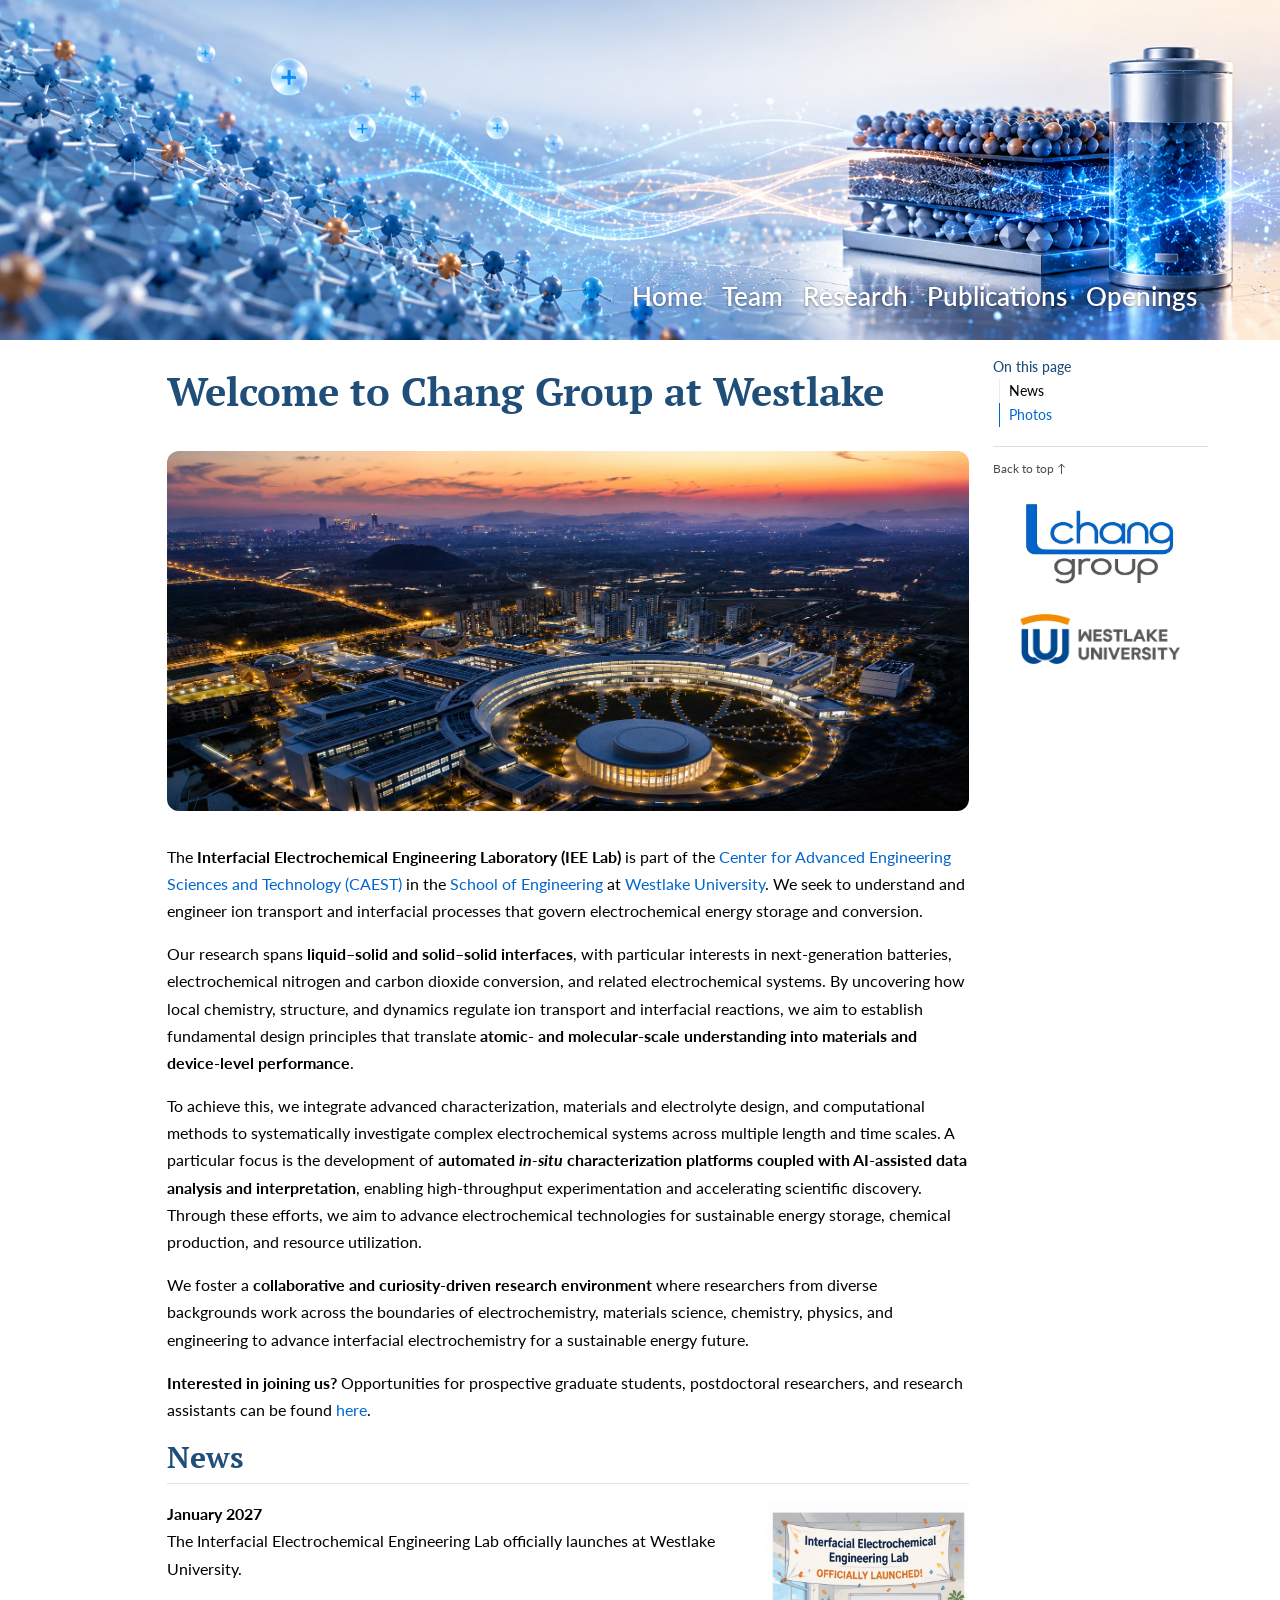
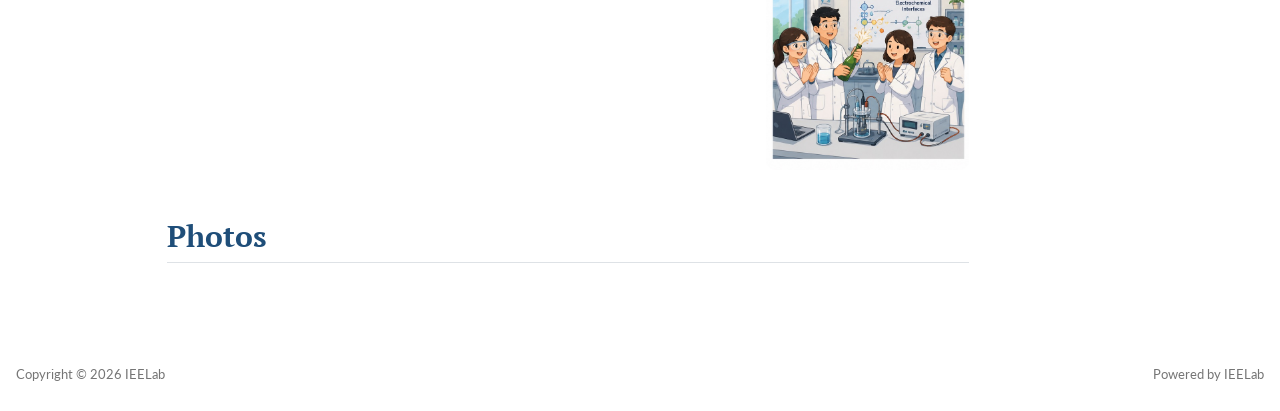
<file: docs/index.html>
<!DOCTYPE html>
<html xmlns="http://www.w3.org/1999/xhtml" lang="en" xml:lang="en"><head>

<meta charset="utf-8">
<meta name="generator" content="quarto-1.9.37">

<meta name="viewport" content="width=device-width, initial-scale=1.0, user-scalable=yes">


<title>Welcome to Chang Group at Westlake – Interfacial Electrochemical Engineering Lab</title>
<style>
/* Default styles provided by pandoc.
** See https://pandoc.org/MANUAL.html#variables-for-html for config info.
*/
code{white-space: pre-wrap;}
span.smallcaps{font-variant: small-caps;}
div.columns{display: flex; gap: min(4vw, 1.5em);}
div.column{flex: auto; overflow-x: auto;}
div.hanging-indent{margin-left: 1.5em; text-indent: -1.5em;}
ul.task-list{list-style: none;}
ul.task-list li input[type="checkbox"] {
  width: 0.8em;
  margin: 0 0.8em 0.2em -1em; /* quarto-specific, see https://github.com/quarto-dev/quarto-cli/issues/4556 */ 
  vertical-align: middle;
}
</style>


<script src="site_libs/quarto-nav/quarto-nav.js"></script>
<script src="site_libs/quarto-nav/headroom.min.js"></script>
<script src="site_libs/clipboard/clipboard.min.js"></script>
<script src="site_libs/quarto-search/autocomplete.umd.js"></script>
<script src="site_libs/quarto-search/fuse.min.js"></script>
<script src="site_libs/quarto-search/quarto-search.js"></script>
<meta name="quarto:offset" content="./">
<link href="./images/site-logo.jpg" rel="icon" type="image/jpeg">
<script src="site_libs/quarto-html/quarto.js" type="module"></script>
<script src="site_libs/quarto-html/tabsets/tabsets.js" type="module"></script>
<script src="site_libs/quarto-html/popper.min.js"></script>
<script src="site_libs/quarto-html/tippy.umd.min.js"></script>
<script src="site_libs/quarto-html/anchor.min.js"></script>
<link href="site_libs/quarto-html/tippy.css" rel="stylesheet">
<link href="site_libs/quarto-html/quarto-syntax-highlighting-a9c94084e156453ce75ecc8ff7b2041c.css" rel="stylesheet" id="quarto-text-highlighting-styles">
<script src="site_libs/bootstrap/bootstrap.min.js"></script>
<link href="site_libs/bootstrap/bootstrap-icons.css" rel="stylesheet">
<link href="site_libs/bootstrap/bootstrap-a9c7d5d89ad159cc41b2f3a0798fcfa2.min.css" rel="stylesheet" append-hash="true" id="quarto-bootstrap" data-mode="light">
<script id="quarto-search-options" type="application/json">{
  "location": "navbar",
  "copy-button": false,
  "collapse-after": 3,
  "panel-placement": "end",
  "type": "overlay",
  "limit": 50,
  "keyboard-shortcut": [
    "f",
    "/",
    "s"
  ],
  "show-item-context": false,
  "language": {
    "search-no-results-text": "No results",
    "search-matching-documents-text": "matching documents",
    "search-copy-link-title": "Copy link to search",
    "search-hide-matches-text": "Hide additional matches",
    "search-more-match-text": "more match in this document",
    "search-more-matches-text": "more matches in this document",
    "search-clear-button-title": "Clear",
    "search-text-placeholder": "",
    "search-detached-cancel-button-title": "Cancel",
    "search-submit-button-title": "Submit",
    "search-label": "Search"
  }
}</script>
<script async="" src="https://www.googletagmanager.com/gtag/js?id=G-5TPCGR6ZQC"></script>

<script type="text/javascript">

window.dataLayer = window.dataLayer || [];
function gtag(){dataLayer.push(arguments);}
gtag('js', new Date());
gtag('config', 'G-5TPCGR6ZQC', { 'anonymize_ip': true});
</script>


</head>

<body class="nav-fixed quarto-light">

<div id="quarto-search-results"></div>
  <header id="quarto-header" class="headroom fixed-top">
    <nav class="navbar navbar-expand-lg " data-bs-theme="dark">
      <div class="navbar-container container-fluid">
      <div class="navbar-brand-container mx-auto">
    <a class="navbar-brand" href="./index.html">
    <span class="navbar-title">Interfacial Electrochemical Engineering Lab</span>
    </a>
  </div>
          <button class="navbar-toggler" type="button" data-bs-toggle="collapse" data-bs-target="#navbarCollapse" aria-controls="navbarCollapse" role="menu" aria-expanded="false" aria-label="Toggle navigation" onclick="if (window.quartoToggleHeadroom) { window.quartoToggleHeadroom(); }">
  <span class="navbar-toggler-icon"></span>
</button>
          <div class="collapse navbar-collapse" id="navbarCollapse">
            <ul class="navbar-nav navbar-nav-scroll ms-auto">
  <li class="nav-item">
    <a class="nav-link active" href="./index.html" aria-current="page"> 
<span class="menu-text">Home</span></a>
  </li>  
  <li class="nav-item">
    <a class="nav-link" href="./Team.html"> 
<span class="menu-text">Team</span></a>
  </li>  
  <li class="nav-item">
    <a class="nav-link" href="./Research.html"> 
<span class="menu-text">Research</span></a>
  </li>  
  <li class="nav-item">
    <a class="nav-link" href="./publications.html"> 
<span class="menu-text">Publications</span></a>
  </li>  
  <li class="nav-item">
    <a class="nav-link" href="./Openings.html"> 
<span class="menu-text">Openings</span></a>
  </li>  
</ul>
          </div> <!-- /navcollapse -->
            <div class="quarto-navbar-tools">
</div>
      </div> <!-- /container-fluid -->
    </nav>
</header>
<!-- content -->
<div id="quarto-content" class="quarto-container page-columns page-rows-contents page-layout-article page-navbar">
<!-- sidebar -->
<!-- margin-sidebar -->
    <div id="quarto-margin-sidebar" class="sidebar margin-sidebar">
        <nav id="TOC" role="doc-toc" class="toc-active">
    <h2 id="toc-title">On this page</h2>
   
  <ul>
  <li><a href="#news" id="toc-news" class="nav-link active" data-scroll-target="#news">News</a></li>
  <li><a href="#photos" id="toc-photos" class="nav-link" data-scroll-target="#photos">Photos</a></li>
  </ul>
</nav>
    </div>
<!-- main -->
<main class="content" id="quarto-document-content">

<header id="title-block-header" class="quarto-title-block default">
<div class="quarto-title">
<h1 class="title">Welcome to Chang Group at Westlake</h1>
</div>



<div class="quarto-title-meta">

    
  
    
  </div>
  


</header>


<p><img src="images/westlake1.png" class="homepage-hero img-fluid"></p>
<div id="hero-heading">
<p>The <strong>Interfacial Electrochemical Engineering Laboratory (IEE Lab)</strong> is part of the <a href="https://en-soe.westlake.edu.cn/OurSchool/departmentcenter/centerCAEST/">Center for Advanced Engineering Sciences and Technology (CAEST)</a> in the <a href="https://en-soe.westlake.edu.cn/index.shtml">School of Engineering</a> at <a href="https://en.westlake.edu.cn/">Westlake University</a>. We seek to understand and engineer ion transport and interfacial processes that govern electrochemical energy storage and conversion.</p>
<p>Our research spans <strong>liquid–solid and solid–solid interfaces</strong>, with particular interests in next-generation batteries, electrochemical nitrogen and carbon dioxide conversion, and related electrochemical systems. By uncovering how local chemistry, structure, and dynamics regulate ion transport and interfacial reactions, we aim to establish fundamental design principles that translate <strong>atomic- and molecular-scale understanding into materials and device-level performance</strong>.</p>
<p>To achieve this, we integrate advanced characterization, materials and electrolyte design, and computational methods to systematically investigate complex electrochemical systems across multiple length and time scales. A particular focus is the development of <strong>automated <em>in-situ</em> characterization platforms coupled with AI-assisted data analysis and interpretation</strong>, enabling high-throughput experimentation and accelerating scientific discovery. Through these efforts, we aim to advance electrochemical technologies for sustainable energy storage, chemical production, and resource utilization.</p>
<p>We foster a <strong>collaborative and curiosity-driven research environment</strong> where researchers from diverse backgrounds work across the boundaries of electrochemistry, materials science, chemistry, physics, and engineering to advance interfacial electrochemistry for a sustainable energy future.</p>
<p><strong>Interested in joining us?</strong> Opportunities for prospective graduate students, postdoctoral researchers, and research assistants can be found <a href="./Openings.html">here</a>.</p>
</div>
<section id="news" class="level2">
<h2 class="anchored" data-anchor-id="news">News</h2>
<div class="news-item">
<p><img src="images/news/lab-launch.jpg" class="img-fluid" width="220"></p>
<p><strong>January 2027</strong><br>
The Interfacial Electrochemical Engineering Lab officially launches at Westlake University.</p>
</div>
</section>
<section id="photos" class="level2">
<h2 class="anchored" data-anchor-id="photos">Photos</h2>


</section>

</main> <!-- /main -->
<script>
document.addEventListener("DOMContentLoaded", function () {

  const toc = document.querySelector("#TOC");
  if (!toc) return;

  /*
   * Replace Quarto TOC links with clean clones.
   * This removes Quarto's original click handlers.
   */
  const oldLinks = Array.from(
    toc.querySelectorAll('a[href^="#"]')
  );

  oldLinks.forEach(oldLink => {
    const newLink = oldLink.cloneNode(true);
    oldLink.replaceWith(newLink);
  });


  // Get the new clean links
  const tocLinks = Array.from(
    toc.querySelectorAll('a[href^="#"]')
  );

  const sections = [];


  tocLinks.forEach(link => {
    const href = link.getAttribute("href");

    if (!href || !href.startsWith("#")) return;

    const target = document.querySelector(href);

    if (!target) return;

    link.addEventListener("click", function (e) {
      e.preventDefault();

      const targetY =
        target.getBoundingClientRect().top +
        window.scrollY -
        80;

      window.scrollTo({
        top: targetY,
        behavior: "auto"
      });

      history.replaceState(null, "", href);
    });
});


  /*
   * Active TOC highlighting
   */
  function updateTOC() {

    let current = null;

    sections.forEach(item => {

      const rect =
        item.section.getBoundingClientRect();

      if (rect.top <= 250) {
        current = item;
      }

    });


    tocLinks.forEach(link => {
      link.classList.remove("active");
    });


    if (current) {
      current.link.classList.add("active");
    }

  }


  window.addEventListener(
    "scroll",
    updateTOC,
    { passive: true }
  );

  updateTOC();


  /*
   * Back to top
   */
  const backToTop =
    document.createElement("a");

  backToTop.href = "#";
  backToTop.className = "back-to-top";
  backToTop.innerHTML = "Back to top ↑";

  backToTop.addEventListener(
    "click",
    function (e) {

      e.preventDefault();

      window.scrollTo({
        top: 0,
        behavior: "smooth"
      });

    }
  );

  toc.appendChild(backToTop);


  /*
   * Sidebar logos
   */
  const marginSidebar =
    document.querySelector(
      "#quarto-margin-sidebar"
    );

  if (marginSidebar) {

    const logoBox =
      document.createElement("div");

    logoBox.className =
      "sidebar-logos";

    logoBox.innerHTML = `
      <img class="chang-logo"
           src="images/site-logo.jpg"
           alt="Chang Group">

      <img class="westlake-logo"
           src="images/westlake-logo.png"
           alt="Westlake University">
    `;

    marginSidebar.appendChild(
      logoBox
    );

  }

});
</script>
<script id="quarto-html-after-body" type="application/javascript">
  window.document.addEventListener("DOMContentLoaded", function (event) {
    const icon = "";
    const anchorJS = new window.AnchorJS();
    anchorJS.options = {
      placement: 'right',
      icon: icon
    };
    anchorJS.add('.anchored');
    const isCodeAnnotation = (el) => {
      for (const clz of el.classList) {
        if (clz.startsWith('code-annotation-')) {                     
          return true;
        }
      }
      return false;
    }
    const onCopySuccess = function(e) {
      // button target
      const button = e.trigger;
      // don't keep focus
      button.blur();
      // flash "checked"
      button.classList.add('code-copy-button-checked');
      var currentTitle = button.getAttribute("title");
      button.setAttribute("title", "Copied!");
      let tooltip;
      if (window.bootstrap) {
        button.setAttribute("data-bs-toggle", "tooltip");
        button.setAttribute("data-bs-placement", "left");
        button.setAttribute("data-bs-title", "Copied!");
        tooltip = new bootstrap.Tooltip(button, 
          { trigger: "manual", 
            customClass: "code-copy-button-tooltip",
            offset: [0, -8]});
        tooltip.show();    
      }
      setTimeout(function() {
        if (tooltip) {
          tooltip.hide();
          button.removeAttribute("data-bs-title");
          button.removeAttribute("data-bs-toggle");
          button.removeAttribute("data-bs-placement");
        }
        button.setAttribute("title", currentTitle);
        button.classList.remove('code-copy-button-checked');
      }, 1000);
      // clear code selection
      e.clearSelection();
    }
    const getTextToCopy = function(trigger) {
      const outerScaffold = trigger.parentElement.cloneNode(true);
      const codeEl = outerScaffold.querySelector('code');
      for (const childEl of codeEl.children) {
        if (isCodeAnnotation(childEl)) {
          childEl.remove();
        }
      }
      return codeEl.innerText;
    }
    const clipboard = new window.ClipboardJS('.code-copy-button:not([data-in-quarto-modal])', {
      text: getTextToCopy
    });
    clipboard.on('success', onCopySuccess);
    if (window.document.getElementById('quarto-embedded-source-code-modal')) {
      const clipboardModal = new window.ClipboardJS('.code-copy-button[data-in-quarto-modal]', {
        text: getTextToCopy,
        container: window.document.getElementById('quarto-embedded-source-code-modal')
      });
      clipboardModal.on('success', onCopySuccess);
    }
      var localhostRegex = new RegExp(/^(?:http|https):\/\/localhost\:?[0-9]*\//);
      var mailtoRegex = new RegExp(/^mailto:/);
        var filterRegex = new RegExp("https:\/\/changli-ieelab\.github\.io\/westlake");
      var isInternal = (href) => {
          return filterRegex.test(href) || localhostRegex.test(href) || mailtoRegex.test(href);
      }
      // Inspect non-navigation links and adorn them if external
     var links = window.document.querySelectorAll('a[href]:not(.nav-link):not(.navbar-brand):not(.toc-action):not(.sidebar-link):not(.sidebar-item-toggle):not(.pagination-link):not(.no-external):not([aria-hidden]):not(.dropdown-item):not(.quarto-navigation-tool):not(.about-link)');
      for (var i=0; i<links.length; i++) {
        const link = links[i];
        if (!isInternal(link.href)) {
          // undo the damage that might have been done by quarto-nav.js in the case of
          // links that we want to consider external
          if (link.dataset.originalHref !== undefined) {
            link.href = link.dataset.originalHref;
          }
        }
      }
    function tippyHover(el, contentFn, onTriggerFn, onUntriggerFn) {
      const config = {
        allowHTML: true,
        maxWidth: 500,
        delay: 100,
        arrow: false,
        appendTo: function(el) {
            return el.parentElement;
        },
        interactive: true,
        interactiveBorder: 10,
        theme: 'quarto',
        placement: 'bottom-start',
      };
      if (contentFn) {
        config.content = contentFn;
      }
      if (onTriggerFn) {
        config.onTrigger = onTriggerFn;
      }
      if (onUntriggerFn) {
        config.onUntrigger = onUntriggerFn;
      }
      window.tippy(el, config); 
    }
    const noterefs = window.document.querySelectorAll('a[role="doc-noteref"]');
    for (var i=0; i<noterefs.length; i++) {
      const ref = noterefs[i];
      tippyHover(ref, function() {
        // use id or data attribute instead here
        let href = ref.getAttribute('data-footnote-href') || ref.getAttribute('href');
        try { href = new URL(href).hash; } catch {}
        const id = href.replace(/^#\/?/, "");
        const note = window.document.getElementById(id);
        if (note) {
          return note.innerHTML;
        } else {
          return "";
        }
      });
    }
    const xrefs = window.document.querySelectorAll('a.quarto-xref');
    const processXRef = (id, note) => {
      // Strip column container classes
      const stripColumnClz = (el) => {
        el.classList.remove("page-full", "page-columns");
        if (el.children) {
          for (const child of el.children) {
            stripColumnClz(child);
          }
        }
      }
      stripColumnClz(note)
      if (id === null || id.startsWith('sec-')) {
        // Special case sections, only their first couple elements
        const container = document.createElement("div");
        if (note.children && note.children.length > 2) {
          container.appendChild(note.children[0].cloneNode(true));
          for (let i = 1; i < note.children.length; i++) {
            const child = note.children[i];
            if (child.tagName === "P" && child.innerText === "") {
              continue;
            } else {
              container.appendChild(child.cloneNode(true));
              break;
            }
          }
          if (window.Quarto?.typesetMath) {
            window.Quarto.typesetMath(container);
          }
          return container.innerHTML
        } else {
          if (window.Quarto?.typesetMath) {
            window.Quarto.typesetMath(note);
          }
          return note.innerHTML;
        }
      } else {
        // Remove any anchor links if they are present
        const anchorLink = note.querySelector('a.anchorjs-link');
        if (anchorLink) {
          anchorLink.remove();
        }
        if (window.Quarto?.typesetMath) {
          window.Quarto.typesetMath(note);
        }
        if (note.classList.contains("callout")) {
          return note.outerHTML;
        } else {
          return note.innerHTML;
        }
      }
    }
    for (var i=0; i<xrefs.length; i++) {
      const xref = xrefs[i];
      tippyHover(xref, undefined, function(instance) {
        instance.disable();
        let url = xref.getAttribute('href');
        let hash = undefined; 
        if (url.startsWith('#')) {
          hash = url;
        } else {
          try { hash = new URL(url).hash; } catch {}
        }
        if (hash) {
          const id = hash.replace(/^#\/?/, "");
          const note = window.document.getElementById(id);
          if (note !== null) {
            try {
              const html = processXRef(id, note.cloneNode(true));
              instance.setContent(html);
            } finally {
              instance.enable();
              instance.show();
            }
          } else {
            // See if we can fetch this
            fetch(url.split('#')[0])
            .then(res => res.text())
            .then(html => {
              const parser = new DOMParser();
              const htmlDoc = parser.parseFromString(html, "text/html");
              const note = htmlDoc.getElementById(id);
              if (note !== null) {
                const html = processXRef(id, note);
                instance.setContent(html);
              } 
            }).finally(() => {
              instance.enable();
              instance.show();
            });
          }
        } else {
          // See if we can fetch a full url (with no hash to target)
          // This is a special case and we should probably do some content thinning / targeting
          fetch(url)
          .then(res => res.text())
          .then(html => {
            const parser = new DOMParser();
            const htmlDoc = parser.parseFromString(html, "text/html");
            const note = htmlDoc.querySelector('main.content');
            if (note !== null) {
              // This should only happen for chapter cross references
              // (since there is no id in the URL)
              // remove the first header
              if (note.children.length > 0 && note.children[0].tagName === "HEADER") {
                note.children[0].remove();
              }
              const html = processXRef(null, note);
              instance.setContent(html);
            } 
          }).finally(() => {
            instance.enable();
            instance.show();
          });
        }
      }, function(instance) {
      });
    }
        let selectedAnnoteEl;
        const selectorForAnnotation = ( cell, annotation) => {
          let cellAttr = 'data-code-cell="' + cell + '"';
          let lineAttr = 'data-code-annotation="' +  annotation + '"';
          const selector = 'span[' + cellAttr + '][' + lineAttr + ']';
          return selector;
        }
        const selectCodeLines = (annoteEl) => {
          const doc = window.document;
          const targetCell = annoteEl.getAttribute("data-target-cell");
          const targetAnnotation = annoteEl.getAttribute("data-target-annotation");
          const annoteSpan = window.document.querySelector(selectorForAnnotation(targetCell, targetAnnotation));
          const lines = annoteSpan.getAttribute("data-code-lines").split(",");
          const lineIds = lines.map((line) => {
            return targetCell + "-" + line;
          })
          let top = null;
          let height = null;
          let parent = null;
          if (lineIds.length > 0) {
              //compute the position of the single el (top and bottom and make a div)
              const el = window.document.getElementById(lineIds[0]);
              top = el.offsetTop;
              height = el.offsetHeight;
              parent = el.parentElement.parentElement;
            if (lineIds.length > 1) {
              const lastEl = window.document.getElementById(lineIds[lineIds.length - 1]);
              const bottom = lastEl.offsetTop + lastEl.offsetHeight;
              height = bottom - top;
            }
            if (top !== null && height !== null && parent !== null) {
              // cook up a div (if necessary) and position it 
              let div = window.document.getElementById("code-annotation-line-highlight");
              if (div === null) {
                div = window.document.createElement("div");
                div.setAttribute("id", "code-annotation-line-highlight");
                div.style.position = 'absolute';
                parent.appendChild(div);
              }
              div.style.top = top - 2 + "px";
              div.style.height = height + 4 + "px";
              div.style.left = 0;
              let gutterDiv = window.document.getElementById("code-annotation-line-highlight-gutter");
              if (gutterDiv === null) {
                gutterDiv = window.document.createElement("div");
                gutterDiv.setAttribute("id", "code-annotation-line-highlight-gutter");
                gutterDiv.style.position = 'absolute';
                const codeCell = window.document.getElementById(targetCell);
                const gutter = codeCell.querySelector('.code-annotation-gutter');
                gutter.appendChild(gutterDiv);
              }
              gutterDiv.style.top = top - 2 + "px";
              gutterDiv.style.height = height + 4 + "px";
            }
            selectedAnnoteEl = annoteEl;
          }
        };
        const unselectCodeLines = () => {
          const elementsIds = ["code-annotation-line-highlight", "code-annotation-line-highlight-gutter"];
          elementsIds.forEach((elId) => {
            const div = window.document.getElementById(elId);
            if (div) {
              div.remove();
            }
          });
          selectedAnnoteEl = undefined;
        };
          // Handle positioning of the toggle
      window.addEventListener(
        "resize",
        throttle(() => {
          elRect = undefined;
          if (selectedAnnoteEl) {
            selectCodeLines(selectedAnnoteEl);
          }
        }, 10)
      );
      function throttle(fn, ms) {
      let throttle = false;
      let timer;
        return (...args) => {
          if(!throttle) { // first call gets through
              fn.apply(this, args);
              throttle = true;
          } else { // all the others get throttled
              if(timer) clearTimeout(timer); // cancel #2
              timer = setTimeout(() => {
                fn.apply(this, args);
                timer = throttle = false;
              }, ms);
          }
        };
      }
        // Attach click handler to the DT
        const annoteDls = window.document.querySelectorAll('dt[data-target-cell]');
        for (const annoteDlNode of annoteDls) {
          annoteDlNode.addEventListener('click', (event) => {
            const clickedEl = event.target;
            if (clickedEl !== selectedAnnoteEl) {
              unselectCodeLines();
              const activeEl = window.document.querySelector('dt[data-target-cell].code-annotation-active');
              if (activeEl) {
                activeEl.classList.remove('code-annotation-active');
              }
              selectCodeLines(clickedEl);
              clickedEl.classList.add('code-annotation-active');
            } else {
              // Unselect the line
              unselectCodeLines();
              clickedEl.classList.remove('code-annotation-active');
            }
          });
        }
    const findCites = (el) => {
      const parentEl = el.parentElement;
      if (parentEl) {
        const cites = parentEl.dataset.cites;
        if (cites) {
          return {
            el,
            cites: cites.split(' ')
          };
        } else {
          return findCites(el.parentElement)
        }
      } else {
        return undefined;
      }
    };
    var bibliorefs = window.document.querySelectorAll('a[role="doc-biblioref"]');
    for (var i=0; i<bibliorefs.length; i++) {
      const ref = bibliorefs[i];
      const citeInfo = findCites(ref);
      if (citeInfo) {
        tippyHover(citeInfo.el, function() {
          var popup = window.document.createElement('div');
          citeInfo.cites.forEach(function(cite) {
            var citeDiv = window.document.createElement('div');
            citeDiv.classList.add('hanging-indent');
            citeDiv.classList.add('csl-entry');
            var biblioDiv = window.document.getElementById('ref-' + cite);
            if (biblioDiv) {
              citeDiv.innerHTML = biblioDiv.innerHTML;
            }
            popup.appendChild(citeDiv);
          });
          return popup.innerHTML;
        });
      }
    }
  });
  </script>
</div> <!-- /content -->
<footer class="footer">
  <div class="nav-footer">
    <div class="nav-footer-left">
<p>Copyright © 2026 IEELab</p>
</div>   
    <div class="nav-footer-center">
      &nbsp;
    </div>
    <div class="nav-footer-right">
<p>Powered by IEELab</p>
</div>
  </div>
</footer>




</body></html>
</file>
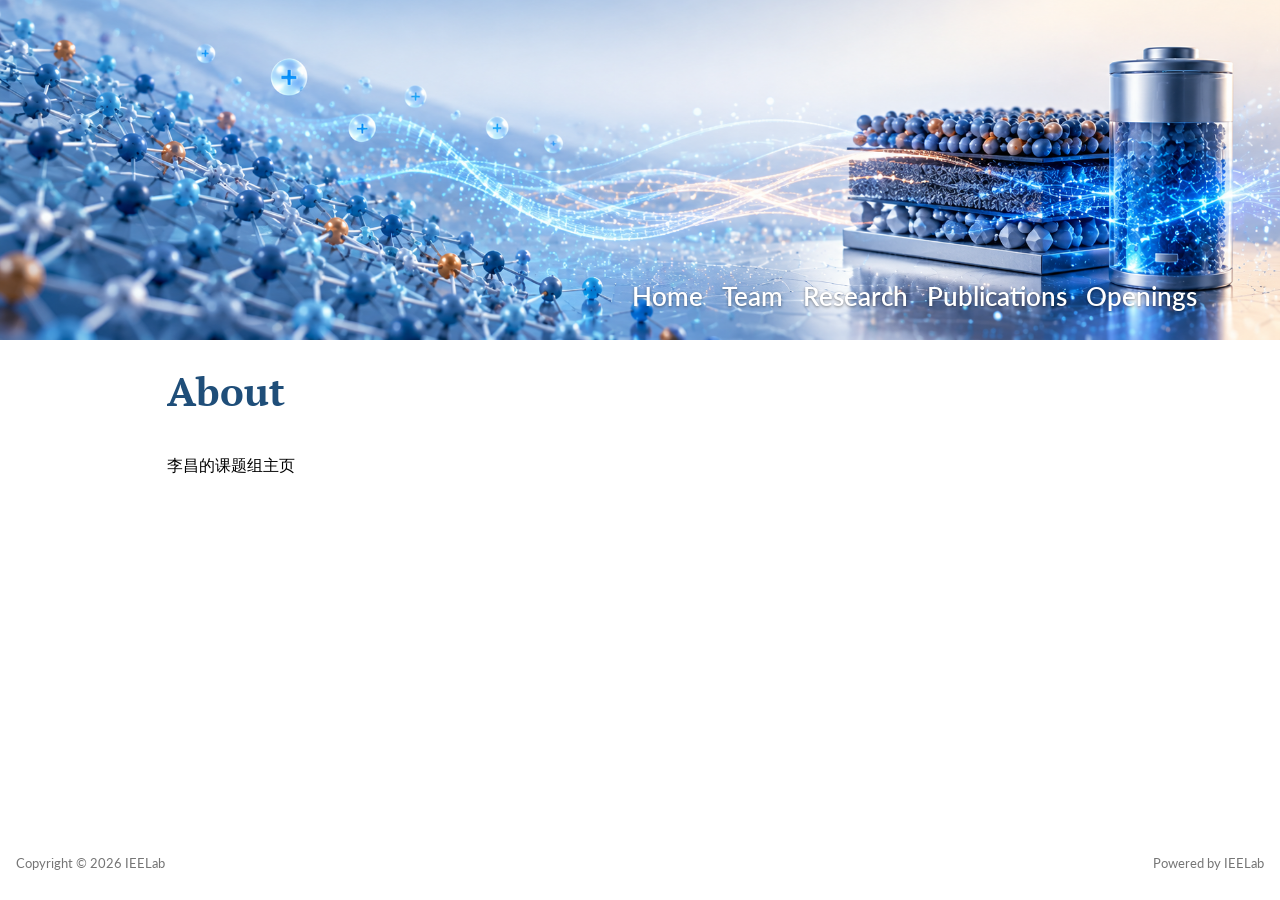
<file: docs/about.html>
<!DOCTYPE html>
<html xmlns="http://www.w3.org/1999/xhtml" lang="en" xml:lang="en"><head>

<meta charset="utf-8">
<meta name="generator" content="quarto-1.9.37">

<meta name="viewport" content="width=device-width, initial-scale=1.0, user-scalable=yes">


<title>About – Interfacial Electrochemical Engineering Lab</title>
<style>
/* Default styles provided by pandoc.
** See https://pandoc.org/MANUAL.html#variables-for-html for config info.
*/
code{white-space: pre-wrap;}
span.smallcaps{font-variant: small-caps;}
div.columns{display: flex; gap: min(4vw, 1.5em);}
div.column{flex: auto; overflow-x: auto;}
div.hanging-indent{margin-left: 1.5em; text-indent: -1.5em;}
ul.task-list{list-style: none;}
ul.task-list li input[type="checkbox"] {
  width: 0.8em;
  margin: 0 0.8em 0.2em -1em; /* quarto-specific, see https://github.com/quarto-dev/quarto-cli/issues/4556 */ 
  vertical-align: middle;
}
</style>


<script src="site_libs/quarto-nav/quarto-nav.js"></script>
<script src="site_libs/quarto-nav/headroom.min.js"></script>
<script src="site_libs/clipboard/clipboard.min.js"></script>
<script src="site_libs/quarto-search/autocomplete.umd.js"></script>
<script src="site_libs/quarto-search/fuse.min.js"></script>
<script src="site_libs/quarto-search/quarto-search.js"></script>
<meta name="quarto:offset" content="./">
<link href="./images/site-logo.jpg" rel="icon" type="image/jpeg">
<script src="site_libs/quarto-html/quarto.js" type="module"></script>
<script src="site_libs/quarto-html/tabsets/tabsets.js" type="module"></script>
<script src="site_libs/quarto-html/popper.min.js"></script>
<script src="site_libs/quarto-html/tippy.umd.min.js"></script>
<script src="site_libs/quarto-html/anchor.min.js"></script>
<link href="site_libs/quarto-html/tippy.css" rel="stylesheet">
<link href="site_libs/quarto-html/quarto-syntax-highlighting-a9c94084e156453ce75ecc8ff7b2041c.css" rel="stylesheet" id="quarto-text-highlighting-styles">
<script src="site_libs/bootstrap/bootstrap.min.js"></script>
<link href="site_libs/bootstrap/bootstrap-icons.css" rel="stylesheet">
<link href="site_libs/bootstrap/bootstrap-a9c7d5d89ad159cc41b2f3a0798fcfa2.min.css" rel="stylesheet" append-hash="true" id="quarto-bootstrap" data-mode="light">
<script id="quarto-search-options" type="application/json">{
  "location": "navbar",
  "copy-button": false,
  "collapse-after": 3,
  "panel-placement": "end",
  "type": "overlay",
  "limit": 50,
  "keyboard-shortcut": [
    "f",
    "/",
    "s"
  ],
  "show-item-context": false,
  "language": {
    "search-no-results-text": "No results",
    "search-matching-documents-text": "matching documents",
    "search-copy-link-title": "Copy link to search",
    "search-hide-matches-text": "Hide additional matches",
    "search-more-match-text": "more match in this document",
    "search-more-matches-text": "more matches in this document",
    "search-clear-button-title": "Clear",
    "search-text-placeholder": "",
    "search-detached-cancel-button-title": "Cancel",
    "search-submit-button-title": "Submit",
    "search-label": "Search"
  }
}</script>
<script async="" src="https://www.googletagmanager.com/gtag/js?id=G-5TPCGR6ZQC"></script>

<script type="text/javascript">

window.dataLayer = window.dataLayer || [];
function gtag(){dataLayer.push(arguments);}
gtag('js', new Date());
gtag('config', 'G-5TPCGR6ZQC', { 'anonymize_ip': true});
</script>


</head>

<body class="nav-fixed quarto-light">

<div id="quarto-search-results"></div>
  <header id="quarto-header" class="headroom fixed-top">
    <nav class="navbar navbar-expand-lg " data-bs-theme="dark">
      <div class="navbar-container container-fluid">
      <div class="navbar-brand-container mx-auto">
    <a class="navbar-brand" href="./index.html">
    <span class="navbar-title">Interfacial Electrochemical Engineering Lab</span>
    </a>
  </div>
          <button class="navbar-toggler" type="button" data-bs-toggle="collapse" data-bs-target="#navbarCollapse" aria-controls="navbarCollapse" role="menu" aria-expanded="false" aria-label="Toggle navigation" onclick="if (window.quartoToggleHeadroom) { window.quartoToggleHeadroom(); }">
  <span class="navbar-toggler-icon"></span>
</button>
          <div class="collapse navbar-collapse" id="navbarCollapse">
            <ul class="navbar-nav navbar-nav-scroll ms-auto">
  <li class="nav-item">
    <a class="nav-link" href="./index.html"> 
<span class="menu-text">Home</span></a>
  </li>  
  <li class="nav-item">
    <a class="nav-link" href="./Team.html"> 
<span class="menu-text">Team</span></a>
  </li>  
  <li class="nav-item">
    <a class="nav-link" href="./Research.html"> 
<span class="menu-text">Research</span></a>
  </li>  
  <li class="nav-item">
    <a class="nav-link" href="./publications.html"> 
<span class="menu-text">Publications</span></a>
  </li>  
  <li class="nav-item">
    <a class="nav-link" href="./Openings.html"> 
<span class="menu-text">Openings</span></a>
  </li>  
</ul>
          </div> <!-- /navcollapse -->
            <div class="quarto-navbar-tools">
</div>
      </div> <!-- /container-fluid -->
    </nav>
</header>
<!-- content -->
<div id="quarto-content" class="quarto-container page-columns page-rows-contents page-layout-article page-navbar">
<!-- sidebar -->
<!-- margin-sidebar -->
    <div id="quarto-margin-sidebar" class="sidebar margin-sidebar zindex-bottom">
        
    </div>
<!-- main -->
<main class="content" id="quarto-document-content">

<header id="title-block-header" class="quarto-title-block default">
<div class="quarto-title">
<h1 class="title">About</h1>
</div>



<div class="quarto-title-meta">

    
  
    
  </div>
  


</header>


<p>李昌的课题组主页</p>



</main> <!-- /main -->
<script>
document.addEventListener("DOMContentLoaded", function () {

  const toc = document.querySelector("#TOC");
  if (!toc) return;

  /*
   * Replace Quarto TOC links with clean clones.
   * This removes Quarto's original click handlers.
   */
  const oldLinks = Array.from(
    toc.querySelectorAll('a[href^="#"]')
  );

  oldLinks.forEach(oldLink => {
    const newLink = oldLink.cloneNode(true);
    oldLink.replaceWith(newLink);
  });


  // Get the new clean links
  const tocLinks = Array.from(
    toc.querySelectorAll('a[href^="#"]')
  );

  const sections = [];


  tocLinks.forEach(link => {
    const href = link.getAttribute("href");

    if (!href || !href.startsWith("#")) return;

    const target = document.querySelector(href);

    if (!target) return;

    link.addEventListener("click", function (e) {
      e.preventDefault();

      const targetY =
        target.getBoundingClientRect().top +
        window.scrollY -
        80;

      window.scrollTo({
        top: targetY,
        behavior: "auto"
      });

      history.replaceState(null, "", href);
    });
});


  /*
   * Active TOC highlighting
   */
  function updateTOC() {

    let current = null;

    sections.forEach(item => {

      const rect =
        item.section.getBoundingClientRect();

      if (rect.top <= 250) {
        current = item;
      }

    });


    tocLinks.forEach(link => {
      link.classList.remove("active");
    });


    if (current) {
      current.link.classList.add("active");
    }

  }


  window.addEventListener(
    "scroll",
    updateTOC,
    { passive: true }
  );

  updateTOC();


  /*
   * Back to top
   */
  const backToTop =
    document.createElement("a");

  backToTop.href = "#";
  backToTop.className = "back-to-top";
  backToTop.innerHTML = "Back to top ↑";

  backToTop.addEventListener(
    "click",
    function (e) {

      e.preventDefault();

      window.scrollTo({
        top: 0,
        behavior: "smooth"
      });

    }
  );

  toc.appendChild(backToTop);


  /*
   * Sidebar logos
   */
  const marginSidebar =
    document.querySelector(
      "#quarto-margin-sidebar"
    );

  if (marginSidebar) {

    const logoBox =
      document.createElement("div");

    logoBox.className =
      "sidebar-logos";

    logoBox.innerHTML = `
      <img class="chang-logo"
           src="images/site-logo.jpg"
           alt="Chang Group">

      <img class="westlake-logo"
           src="images/westlake-logo.png"
           alt="Westlake University">
    `;

    marginSidebar.appendChild(
      logoBox
    );

  }

});
</script>
<script id="quarto-html-after-body" type="application/javascript">
  window.document.addEventListener("DOMContentLoaded", function (event) {
    const icon = "";
    const anchorJS = new window.AnchorJS();
    anchorJS.options = {
      placement: 'right',
      icon: icon
    };
    anchorJS.add('.anchored');
    const isCodeAnnotation = (el) => {
      for (const clz of el.classList) {
        if (clz.startsWith('code-annotation-')) {                     
          return true;
        }
      }
      return false;
    }
    const onCopySuccess = function(e) {
      // button target
      const button = e.trigger;
      // don't keep focus
      button.blur();
      // flash "checked"
      button.classList.add('code-copy-button-checked');
      var currentTitle = button.getAttribute("title");
      button.setAttribute("title", "Copied!");
      let tooltip;
      if (window.bootstrap) {
        button.setAttribute("data-bs-toggle", "tooltip");
        button.setAttribute("data-bs-placement", "left");
        button.setAttribute("data-bs-title", "Copied!");
        tooltip = new bootstrap.Tooltip(button, 
          { trigger: "manual", 
            customClass: "code-copy-button-tooltip",
            offset: [0, -8]});
        tooltip.show();    
      }
      setTimeout(function() {
        if (tooltip) {
          tooltip.hide();
          button.removeAttribute("data-bs-title");
          button.removeAttribute("data-bs-toggle");
          button.removeAttribute("data-bs-placement");
        }
        button.setAttribute("title", currentTitle);
        button.classList.remove('code-copy-button-checked');
      }, 1000);
      // clear code selection
      e.clearSelection();
    }
    const getTextToCopy = function(trigger) {
      const outerScaffold = trigger.parentElement.cloneNode(true);
      const codeEl = outerScaffold.querySelector('code');
      for (const childEl of codeEl.children) {
        if (isCodeAnnotation(childEl)) {
          childEl.remove();
        }
      }
      return codeEl.innerText;
    }
    const clipboard = new window.ClipboardJS('.code-copy-button:not([data-in-quarto-modal])', {
      text: getTextToCopy
    });
    clipboard.on('success', onCopySuccess);
    if (window.document.getElementById('quarto-embedded-source-code-modal')) {
      const clipboardModal = new window.ClipboardJS('.code-copy-button[data-in-quarto-modal]', {
        text: getTextToCopy,
        container: window.document.getElementById('quarto-embedded-source-code-modal')
      });
      clipboardModal.on('success', onCopySuccess);
    }
      var localhostRegex = new RegExp(/^(?:http|https):\/\/localhost\:?[0-9]*\//);
      var mailtoRegex = new RegExp(/^mailto:/);
        var filterRegex = new RegExp("https:\/\/changli-ieelab\.github\.io\/westlake");
      var isInternal = (href) => {
          return filterRegex.test(href) || localhostRegex.test(href) || mailtoRegex.test(href);
      }
      // Inspect non-navigation links and adorn them if external
     var links = window.document.querySelectorAll('a[href]:not(.nav-link):not(.navbar-brand):not(.toc-action):not(.sidebar-link):not(.sidebar-item-toggle):not(.pagination-link):not(.no-external):not([aria-hidden]):not(.dropdown-item):not(.quarto-navigation-tool):not(.about-link)');
      for (var i=0; i<links.length; i++) {
        const link = links[i];
        if (!isInternal(link.href)) {
          // undo the damage that might have been done by quarto-nav.js in the case of
          // links that we want to consider external
          if (link.dataset.originalHref !== undefined) {
            link.href = link.dataset.originalHref;
          }
        }
      }
    function tippyHover(el, contentFn, onTriggerFn, onUntriggerFn) {
      const config = {
        allowHTML: true,
        maxWidth: 500,
        delay: 100,
        arrow: false,
        appendTo: function(el) {
            return el.parentElement;
        },
        interactive: true,
        interactiveBorder: 10,
        theme: 'quarto',
        placement: 'bottom-start',
      };
      if (contentFn) {
        config.content = contentFn;
      }
      if (onTriggerFn) {
        config.onTrigger = onTriggerFn;
      }
      if (onUntriggerFn) {
        config.onUntrigger = onUntriggerFn;
      }
      window.tippy(el, config); 
    }
    const noterefs = window.document.querySelectorAll('a[role="doc-noteref"]');
    for (var i=0; i<noterefs.length; i++) {
      const ref = noterefs[i];
      tippyHover(ref, function() {
        // use id or data attribute instead here
        let href = ref.getAttribute('data-footnote-href') || ref.getAttribute('href');
        try { href = new URL(href).hash; } catch {}
        const id = href.replace(/^#\/?/, "");
        const note = window.document.getElementById(id);
        if (note) {
          return note.innerHTML;
        } else {
          return "";
        }
      });
    }
    const xrefs = window.document.querySelectorAll('a.quarto-xref');
    const processXRef = (id, note) => {
      // Strip column container classes
      const stripColumnClz = (el) => {
        el.classList.remove("page-full", "page-columns");
        if (el.children) {
          for (const child of el.children) {
            stripColumnClz(child);
          }
        }
      }
      stripColumnClz(note)
      if (id === null || id.startsWith('sec-')) {
        // Special case sections, only their first couple elements
        const container = document.createElement("div");
        if (note.children && note.children.length > 2) {
          container.appendChild(note.children[0].cloneNode(true));
          for (let i = 1; i < note.children.length; i++) {
            const child = note.children[i];
            if (child.tagName === "P" && child.innerText === "") {
              continue;
            } else {
              container.appendChild(child.cloneNode(true));
              break;
            }
          }
          if (window.Quarto?.typesetMath) {
            window.Quarto.typesetMath(container);
          }
          return container.innerHTML
        } else {
          if (window.Quarto?.typesetMath) {
            window.Quarto.typesetMath(note);
          }
          return note.innerHTML;
        }
      } else {
        // Remove any anchor links if they are present
        const anchorLink = note.querySelector('a.anchorjs-link');
        if (anchorLink) {
          anchorLink.remove();
        }
        if (window.Quarto?.typesetMath) {
          window.Quarto.typesetMath(note);
        }
        if (note.classList.contains("callout")) {
          return note.outerHTML;
        } else {
          return note.innerHTML;
        }
      }
    }
    for (var i=0; i<xrefs.length; i++) {
      const xref = xrefs[i];
      tippyHover(xref, undefined, function(instance) {
        instance.disable();
        let url = xref.getAttribute('href');
        let hash = undefined; 
        if (url.startsWith('#')) {
          hash = url;
        } else {
          try { hash = new URL(url).hash; } catch {}
        }
        if (hash) {
          const id = hash.replace(/^#\/?/, "");
          const note = window.document.getElementById(id);
          if (note !== null) {
            try {
              const html = processXRef(id, note.cloneNode(true));
              instance.setContent(html);
            } finally {
              instance.enable();
              instance.show();
            }
          } else {
            // See if we can fetch this
            fetch(url.split('#')[0])
            .then(res => res.text())
            .then(html => {
              const parser = new DOMParser();
              const htmlDoc = parser.parseFromString(html, "text/html");
              const note = htmlDoc.getElementById(id);
              if (note !== null) {
                const html = processXRef(id, note);
                instance.setContent(html);
              } 
            }).finally(() => {
              instance.enable();
              instance.show();
            });
          }
        } else {
          // See if we can fetch a full url (with no hash to target)
          // This is a special case and we should probably do some content thinning / targeting
          fetch(url)
          .then(res => res.text())
          .then(html => {
            const parser = new DOMParser();
            const htmlDoc = parser.parseFromString(html, "text/html");
            const note = htmlDoc.querySelector('main.content');
            if (note !== null) {
              // This should only happen for chapter cross references
              // (since there is no id in the URL)
              // remove the first header
              if (note.children.length > 0 && note.children[0].tagName === "HEADER") {
                note.children[0].remove();
              }
              const html = processXRef(null, note);
              instance.setContent(html);
            } 
          }).finally(() => {
            instance.enable();
            instance.show();
          });
        }
      }, function(instance) {
      });
    }
        let selectedAnnoteEl;
        const selectorForAnnotation = ( cell, annotation) => {
          let cellAttr = 'data-code-cell="' + cell + '"';
          let lineAttr = 'data-code-annotation="' +  annotation + '"';
          const selector = 'span[' + cellAttr + '][' + lineAttr + ']';
          return selector;
        }
        const selectCodeLines = (annoteEl) => {
          const doc = window.document;
          const targetCell = annoteEl.getAttribute("data-target-cell");
          const targetAnnotation = annoteEl.getAttribute("data-target-annotation");
          const annoteSpan = window.document.querySelector(selectorForAnnotation(targetCell, targetAnnotation));
          const lines = annoteSpan.getAttribute("data-code-lines").split(",");
          const lineIds = lines.map((line) => {
            return targetCell + "-" + line;
          })
          let top = null;
          let height = null;
          let parent = null;
          if (lineIds.length > 0) {
              //compute the position of the single el (top and bottom and make a div)
              const el = window.document.getElementById(lineIds[0]);
              top = el.offsetTop;
              height = el.offsetHeight;
              parent = el.parentElement.parentElement;
            if (lineIds.length > 1) {
              const lastEl = window.document.getElementById(lineIds[lineIds.length - 1]);
              const bottom = lastEl.offsetTop + lastEl.offsetHeight;
              height = bottom - top;
            }
            if (top !== null && height !== null && parent !== null) {
              // cook up a div (if necessary) and position it 
              let div = window.document.getElementById("code-annotation-line-highlight");
              if (div === null) {
                div = window.document.createElement("div");
                div.setAttribute("id", "code-annotation-line-highlight");
                div.style.position = 'absolute';
                parent.appendChild(div);
              }
              div.style.top = top - 2 + "px";
              div.style.height = height + 4 + "px";
              div.style.left = 0;
              let gutterDiv = window.document.getElementById("code-annotation-line-highlight-gutter");
              if (gutterDiv === null) {
                gutterDiv = window.document.createElement("div");
                gutterDiv.setAttribute("id", "code-annotation-line-highlight-gutter");
                gutterDiv.style.position = 'absolute';
                const codeCell = window.document.getElementById(targetCell);
                const gutter = codeCell.querySelector('.code-annotation-gutter');
                gutter.appendChild(gutterDiv);
              }
              gutterDiv.style.top = top - 2 + "px";
              gutterDiv.style.height = height + 4 + "px";
            }
            selectedAnnoteEl = annoteEl;
          }
        };
        const unselectCodeLines = () => {
          const elementsIds = ["code-annotation-line-highlight", "code-annotation-line-highlight-gutter"];
          elementsIds.forEach((elId) => {
            const div = window.document.getElementById(elId);
            if (div) {
              div.remove();
            }
          });
          selectedAnnoteEl = undefined;
        };
          // Handle positioning of the toggle
      window.addEventListener(
        "resize",
        throttle(() => {
          elRect = undefined;
          if (selectedAnnoteEl) {
            selectCodeLines(selectedAnnoteEl);
          }
        }, 10)
      );
      function throttle(fn, ms) {
      let throttle = false;
      let timer;
        return (...args) => {
          if(!throttle) { // first call gets through
              fn.apply(this, args);
              throttle = true;
          } else { // all the others get throttled
              if(timer) clearTimeout(timer); // cancel #2
              timer = setTimeout(() => {
                fn.apply(this, args);
                timer = throttle = false;
              }, ms);
          }
        };
      }
        // Attach click handler to the DT
        const annoteDls = window.document.querySelectorAll('dt[data-target-cell]');
        for (const annoteDlNode of annoteDls) {
          annoteDlNode.addEventListener('click', (event) => {
            const clickedEl = event.target;
            if (clickedEl !== selectedAnnoteEl) {
              unselectCodeLines();
              const activeEl = window.document.querySelector('dt[data-target-cell].code-annotation-active');
              if (activeEl) {
                activeEl.classList.remove('code-annotation-active');
              }
              selectCodeLines(clickedEl);
              clickedEl.classList.add('code-annotation-active');
            } else {
              // Unselect the line
              unselectCodeLines();
              clickedEl.classList.remove('code-annotation-active');
            }
          });
        }
    const findCites = (el) => {
      const parentEl = el.parentElement;
      if (parentEl) {
        const cites = parentEl.dataset.cites;
        if (cites) {
          return {
            el,
            cites: cites.split(' ')
          };
        } else {
          return findCites(el.parentElement)
        }
      } else {
        return undefined;
      }
    };
    var bibliorefs = window.document.querySelectorAll('a[role="doc-biblioref"]');
    for (var i=0; i<bibliorefs.length; i++) {
      const ref = bibliorefs[i];
      const citeInfo = findCites(ref);
      if (citeInfo) {
        tippyHover(citeInfo.el, function() {
          var popup = window.document.createElement('div');
          citeInfo.cites.forEach(function(cite) {
            var citeDiv = window.document.createElement('div');
            citeDiv.classList.add('hanging-indent');
            citeDiv.classList.add('csl-entry');
            var biblioDiv = window.document.getElementById('ref-' + cite);
            if (biblioDiv) {
              citeDiv.innerHTML = biblioDiv.innerHTML;
            }
            popup.appendChild(citeDiv);
          });
          return popup.innerHTML;
        });
      }
    }
  });
  </script>
</div> <!-- /content -->
<footer class="footer">
  <div class="nav-footer">
    <div class="nav-footer-left">
<p>Copyright © 2026 IEELab</p>
</div>   
    <div class="nav-footer-center">
      &nbsp;
    </div>
    <div class="nav-footer-right">
<p>Powered by IEELab</p>
</div>
  </div>
</footer>




</body></html>
</file>
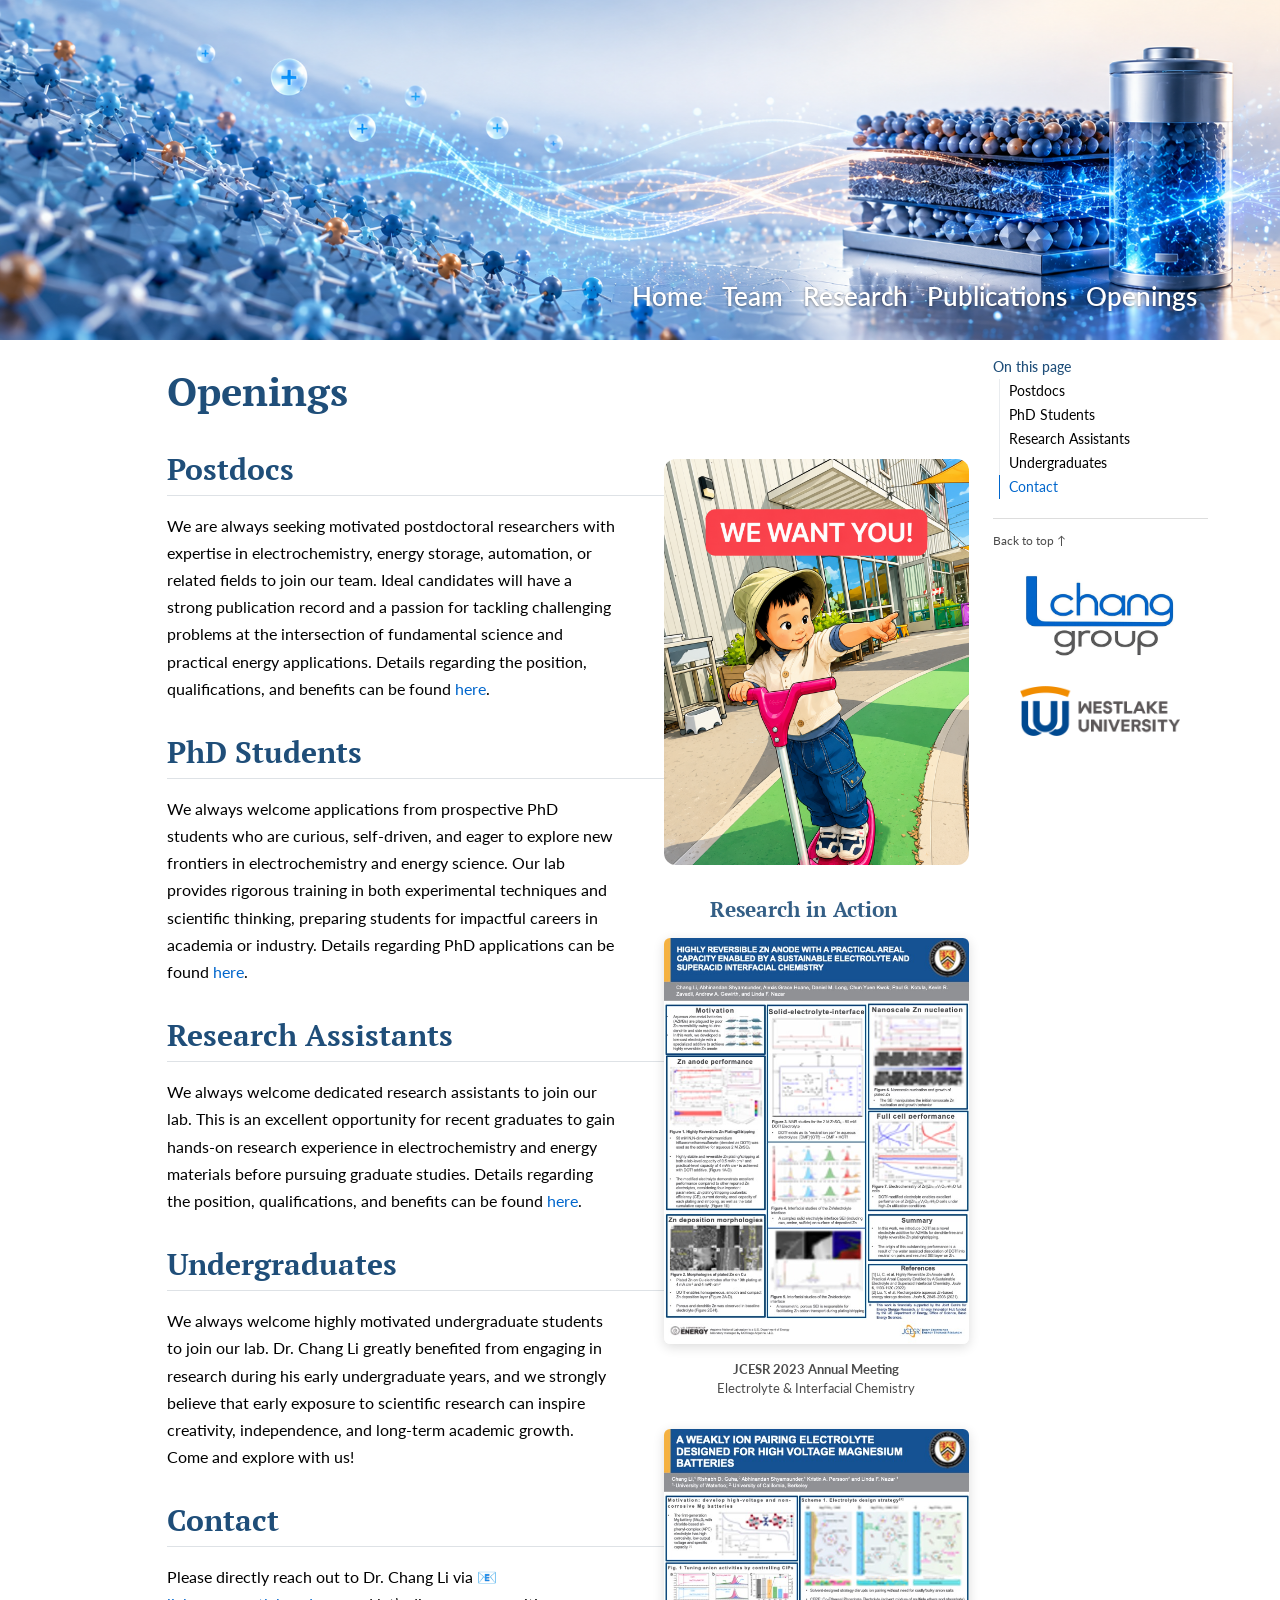
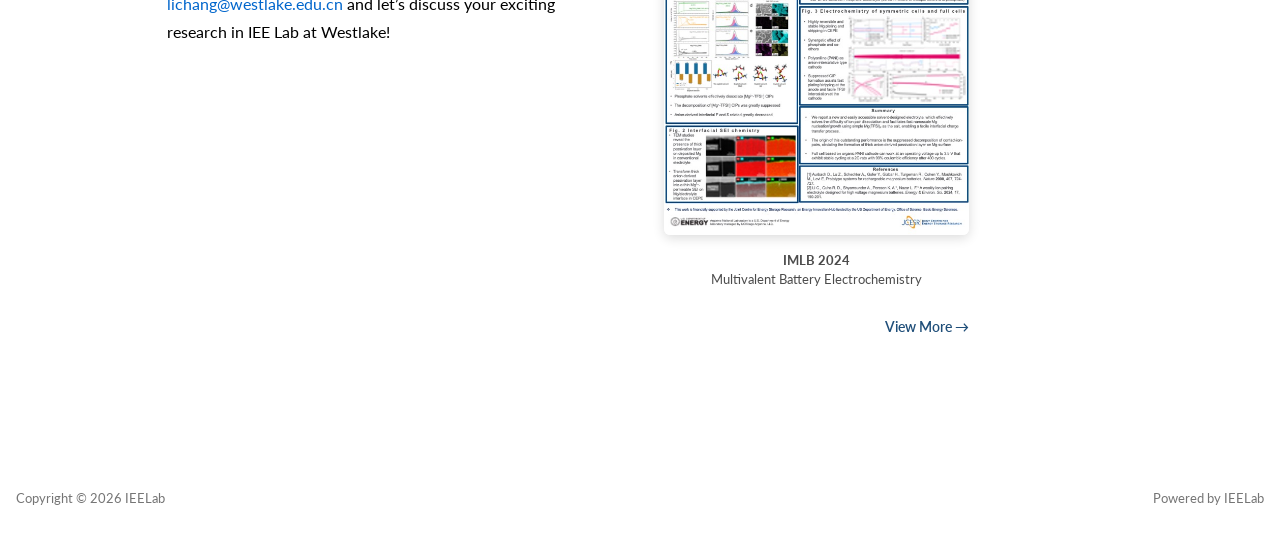
<file: docs/Openings.html>
<!DOCTYPE html>
<html xmlns="http://www.w3.org/1999/xhtml" lang="en" xml:lang="en"><head>

<meta charset="utf-8">
<meta name="generator" content="quarto-1.9.37">

<meta name="viewport" content="width=device-width, initial-scale=1.0, user-scalable=yes">


<title>Openings – Interfacial Electrochemical Engineering Lab</title>
<style>
/* Default styles provided by pandoc.
** See https://pandoc.org/MANUAL.html#variables-for-html for config info.
*/
code{white-space: pre-wrap;}
span.smallcaps{font-variant: small-caps;}
div.columns{display: flex; gap: min(4vw, 1.5em);}
div.column{flex: auto; overflow-x: auto;}
div.hanging-indent{margin-left: 1.5em; text-indent: -1.5em;}
ul.task-list{list-style: none;}
ul.task-list li input[type="checkbox"] {
  width: 0.8em;
  margin: 0 0.8em 0.2em -1em; /* quarto-specific, see https://github.com/quarto-dev/quarto-cli/issues/4556 */ 
  vertical-align: middle;
}
</style>


<script src="site_libs/quarto-nav/quarto-nav.js"></script>
<script src="site_libs/quarto-nav/headroom.min.js"></script>
<script src="site_libs/clipboard/clipboard.min.js"></script>
<script src="site_libs/quarto-search/autocomplete.umd.js"></script>
<script src="site_libs/quarto-search/fuse.min.js"></script>
<script src="site_libs/quarto-search/quarto-search.js"></script>
<meta name="quarto:offset" content="./">
<link href="./images/site-logo.jpg" rel="icon" type="image/jpeg">
<script src="site_libs/quarto-html/quarto.js" type="module"></script>
<script src="site_libs/quarto-html/tabsets/tabsets.js" type="module"></script>
<script src="site_libs/quarto-html/popper.min.js"></script>
<script src="site_libs/quarto-html/tippy.umd.min.js"></script>
<script src="site_libs/quarto-html/anchor.min.js"></script>
<link href="site_libs/quarto-html/tippy.css" rel="stylesheet">
<link href="site_libs/quarto-html/quarto-syntax-highlighting-a9c94084e156453ce75ecc8ff7b2041c.css" rel="stylesheet" id="quarto-text-highlighting-styles">
<script src="site_libs/bootstrap/bootstrap.min.js"></script>
<link href="site_libs/bootstrap/bootstrap-icons.css" rel="stylesheet">
<link href="site_libs/bootstrap/bootstrap-a9c7d5d89ad159cc41b2f3a0798fcfa2.min.css" rel="stylesheet" append-hash="true" id="quarto-bootstrap" data-mode="light">
<script id="quarto-search-options" type="application/json">{
  "location": "navbar",
  "copy-button": false,
  "collapse-after": 3,
  "panel-placement": "end",
  "type": "overlay",
  "limit": 50,
  "keyboard-shortcut": [
    "f",
    "/",
    "s"
  ],
  "show-item-context": false,
  "language": {
    "search-no-results-text": "No results",
    "search-matching-documents-text": "matching documents",
    "search-copy-link-title": "Copy link to search",
    "search-hide-matches-text": "Hide additional matches",
    "search-more-match-text": "more match in this document",
    "search-more-matches-text": "more matches in this document",
    "search-clear-button-title": "Clear",
    "search-text-placeholder": "",
    "search-detached-cancel-button-title": "Cancel",
    "search-submit-button-title": "Submit",
    "search-label": "Search"
  }
}</script>
<script async="" src="https://www.googletagmanager.com/gtag/js?id=G-5TPCGR6ZQC"></script>

<script type="text/javascript">

window.dataLayer = window.dataLayer || [];
function gtag(){dataLayer.push(arguments);}
gtag('js', new Date());
gtag('config', 'G-5TPCGR6ZQC', { 'anonymize_ip': true});
</script>


</head>

<body class="nav-fixed quarto-light">

<div id="quarto-search-results"></div>
  <header id="quarto-header" class="headroom fixed-top">
    <nav class="navbar navbar-expand-lg " data-bs-theme="dark">
      <div class="navbar-container container-fluid">
      <div class="navbar-brand-container mx-auto">
    <a class="navbar-brand" href="./index.html">
    <span class="navbar-title">Interfacial Electrochemical Engineering Lab</span>
    </a>
  </div>
          <button class="navbar-toggler" type="button" data-bs-toggle="collapse" data-bs-target="#navbarCollapse" aria-controls="navbarCollapse" role="menu" aria-expanded="false" aria-label="Toggle navigation" onclick="if (window.quartoToggleHeadroom) { window.quartoToggleHeadroom(); }">
  <span class="navbar-toggler-icon"></span>
</button>
          <div class="collapse navbar-collapse" id="navbarCollapse">
            <ul class="navbar-nav navbar-nav-scroll ms-auto">
  <li class="nav-item">
    <a class="nav-link" href="./index.html"> 
<span class="menu-text">Home</span></a>
  </li>  
  <li class="nav-item">
    <a class="nav-link" href="./Team.html"> 
<span class="menu-text">Team</span></a>
  </li>  
  <li class="nav-item">
    <a class="nav-link" href="./Research.html"> 
<span class="menu-text">Research</span></a>
  </li>  
  <li class="nav-item">
    <a class="nav-link" href="./publications.html"> 
<span class="menu-text">Publications</span></a>
  </li>  
  <li class="nav-item">
    <a class="nav-link active" href="./Openings.html" aria-current="page"> 
<span class="menu-text">Openings</span></a>
  </li>  
</ul>
          </div> <!-- /navcollapse -->
            <div class="quarto-navbar-tools">
</div>
      </div> <!-- /container-fluid -->
    </nav>
</header>
<!-- content -->
<div id="quarto-content" class="quarto-container page-columns page-rows-contents page-layout-article page-navbar">
<!-- sidebar -->
<!-- margin-sidebar -->
    <div id="quarto-margin-sidebar" class="sidebar margin-sidebar">
        <nav id="TOC" role="doc-toc" class="toc-active">
    <h2 id="toc-title">On this page</h2>
   
  <ul>
  <li><a href="#postdocs" id="toc-postdocs" class="nav-link active" data-scroll-target="#postdocs">Postdocs</a></li>
  <li><a href="#phd-students" id="toc-phd-students" class="nav-link" data-scroll-target="#phd-students">PhD Students</a></li>
  <li><a href="#research-assistants" id="toc-research-assistants" class="nav-link" data-scroll-target="#research-assistants">Research Assistants</a></li>
  <li><a href="#undergraduates" id="toc-undergraduates" class="nav-link" data-scroll-target="#undergraduates">Undergraduates</a></li>
  <li><a href="#contact" id="toc-contact" class="nav-link" data-scroll-target="#contact">Contact</a></li>
  </ul>
</nav>
    </div>
<!-- main -->
<main class="content" id="quarto-document-content">

<header id="title-block-header" class="quarto-title-block default">
<div class="quarto-title">
<h1 class="title">Openings</h1>
</div>



<div class="quarto-title-meta">

    
  
    
  </div>
  


</header>


<div class="openings-visuals">
<p><img src="images/recruitment.png" class="recruitment-image" alt="Join Chang Group"></p>
<section id="research-in-action" class="level3">
<h3 class="anchored" data-anchor-id="research-in-action">Research in Action</h3>
<p><a href="images/posters/poster-jcesr.pdf" target="_blank"> <img src="images/posters/poster-jcesr.jpg" class="opening-poster" alt="JCESR Research Poster"> </a></p>
<div class="poster-caption">
<p><strong>JCESR 2023 Annual Meeting</strong><br> Electrolyte &amp; Interfacial Chemistry</p>
</div>
<p><a href="images/posters/poster-imlb.pdf" target="_blank"> <img src="images/posters/poster-imlb.jpg" class="opening-poster" alt="IMLB Research Poster"> </a></p>
<div class="poster-caption">
<p><strong>IMLB 2024</strong><br> Multivalent Battery Electrochemistry</p>
</div>
<div class="poster-view-more">
<p><a href="publications.html#poster-presentations">View More →</a></p>
</div>
</section>
</div>
<section id="postdocs" class="level2">
<h2 class="anchored" data-anchor-id="postdocs">Postdocs</h2>
<p>We are always seeking motivated postdoctoral researchers with expertise in electrochemistry, energy storage, automation, or related fields to join our team. Ideal candidates will have a strong publication record and a passion for tackling challenging problems at the intersection of fundamental science and practical energy applications. Details regarding the position, qualifications, and benefits can be found <a href="https://engineering.westlake.edu.cn/Recuitment/202605/t20260509_66457.shtml">here</a>.</p>
</section>
<section id="phd-students" class="level2">
<h2 class="anchored" data-anchor-id="phd-students">PhD Students</h2>
<p>We always welcome applications from prospective PhD students who are curious, self-driven, and eager to explore new frontiers in electrochemistry and energy science. Our lab provides rigorous training in both experimental techniques and scientific thinking, preparing students for impactful careers in academia or industry. Details regarding PhD applications can be found <a href="https://engineering.westlake.edu.cn/Admission/GraduateProgram/">here</a>.</p>
</section>
<section id="research-assistants" class="level2">
<h2 class="anchored" data-anchor-id="research-assistants">Research Assistants</h2>
<p>We always welcome dedicated research assistants to join our lab. This is an excellent opportunity for recent graduates to gain hands-on research experience in electrochemistry and energy materials before pursuing graduate studies. Details regarding the position, qualifications, and benefits can be found <a href="https://engineering.westlake.edu.cn/Recuitment/202605/t20260509_66450.shtml">here</a>.</p>
</section>
<section id="undergraduates" class="level2">
<h2 class="anchored" data-anchor-id="undergraduates">Undergraduates</h2>
<p>We always welcome highly motivated undergraduate students to join our lab. Dr.&nbsp;Chang Li greatly benefited from engaging in research during his early undergraduate years, and we strongly believe that early exposure to scientific research can inspire creativity, independence, and long-term academic growth. Come and explore with us!</p>
</section>
<section id="contact" class="level2">
<h2 class="anchored" data-anchor-id="contact">Contact</h2>
<p>Please directly reach out to Dr.&nbsp;Chang Li via 📧 <a href="mailto:lichang@westlake.edu.cn">lichang@westlake.edu.cn</a> and let’s discuss your exciting research in IEE Lab at Westlake!</p>
<div style="clear: both;">

</div>


</section>

</main> <!-- /main -->
<script>
document.addEventListener("DOMContentLoaded", function () {

  const toc = document.querySelector("#TOC");
  if (!toc) return;

  /*
   * Replace Quarto TOC links with clean clones.
   * This removes Quarto's original click handlers.
   */
  const oldLinks = Array.from(
    toc.querySelectorAll('a[href^="#"]')
  );

  oldLinks.forEach(oldLink => {
    const newLink = oldLink.cloneNode(true);
    oldLink.replaceWith(newLink);
  });


  // Get the new clean links
  const tocLinks = Array.from(
    toc.querySelectorAll('a[href^="#"]')
  );

  const sections = [];


  tocLinks.forEach(link => {
    const href = link.getAttribute("href");

    if (!href || !href.startsWith("#")) return;

    const target = document.querySelector(href);

    if (!target) return;

    link.addEventListener("click", function (e) {
      e.preventDefault();

      const targetY =
        target.getBoundingClientRect().top +
        window.scrollY -
        80;

      window.scrollTo({
        top: targetY,
        behavior: "auto"
      });

      history.replaceState(null, "", href);
    });
});


  /*
   * Active TOC highlighting
   */
  function updateTOC() {

    let current = null;

    sections.forEach(item => {

      const rect =
        item.section.getBoundingClientRect();

      if (rect.top <= 250) {
        current = item;
      }

    });


    tocLinks.forEach(link => {
      link.classList.remove("active");
    });


    if (current) {
      current.link.classList.add("active");
    }

  }


  window.addEventListener(
    "scroll",
    updateTOC,
    { passive: true }
  );

  updateTOC();


  /*
   * Back to top
   */
  const backToTop =
    document.createElement("a");

  backToTop.href = "#";
  backToTop.className = "back-to-top";
  backToTop.innerHTML = "Back to top ↑";

  backToTop.addEventListener(
    "click",
    function (e) {

      e.preventDefault();

      window.scrollTo({
        top: 0,
        behavior: "smooth"
      });

    }
  );

  toc.appendChild(backToTop);


  /*
   * Sidebar logos
   */
  const marginSidebar =
    document.querySelector(
      "#quarto-margin-sidebar"
    );

  if (marginSidebar) {

    const logoBox =
      document.createElement("div");

    logoBox.className =
      "sidebar-logos";

    logoBox.innerHTML = `
      <img class="chang-logo"
           src="images/site-logo.jpg"
           alt="Chang Group">

      <img class="westlake-logo"
           src="images/westlake-logo.png"
           alt="Westlake University">
    `;

    marginSidebar.appendChild(
      logoBox
    );

  }

});
</script>
<script id="quarto-html-after-body" type="application/javascript">
  window.document.addEventListener("DOMContentLoaded", function (event) {
    const icon = "";
    const anchorJS = new window.AnchorJS();
    anchorJS.options = {
      placement: 'right',
      icon: icon
    };
    anchorJS.add('.anchored');
    const isCodeAnnotation = (el) => {
      for (const clz of el.classList) {
        if (clz.startsWith('code-annotation-')) {                     
          return true;
        }
      }
      return false;
    }
    const onCopySuccess = function(e) {
      // button target
      const button = e.trigger;
      // don't keep focus
      button.blur();
      // flash "checked"
      button.classList.add('code-copy-button-checked');
      var currentTitle = button.getAttribute("title");
      button.setAttribute("title", "Copied!");
      let tooltip;
      if (window.bootstrap) {
        button.setAttribute("data-bs-toggle", "tooltip");
        button.setAttribute("data-bs-placement", "left");
        button.setAttribute("data-bs-title", "Copied!");
        tooltip = new bootstrap.Tooltip(button, 
          { trigger: "manual", 
            customClass: "code-copy-button-tooltip",
            offset: [0, -8]});
        tooltip.show();    
      }
      setTimeout(function() {
        if (tooltip) {
          tooltip.hide();
          button.removeAttribute("data-bs-title");
          button.removeAttribute("data-bs-toggle");
          button.removeAttribute("data-bs-placement");
        }
        button.setAttribute("title", currentTitle);
        button.classList.remove('code-copy-button-checked');
      }, 1000);
      // clear code selection
      e.clearSelection();
    }
    const getTextToCopy = function(trigger) {
      const outerScaffold = trigger.parentElement.cloneNode(true);
      const codeEl = outerScaffold.querySelector('code');
      for (const childEl of codeEl.children) {
        if (isCodeAnnotation(childEl)) {
          childEl.remove();
        }
      }
      return codeEl.innerText;
    }
    const clipboard = new window.ClipboardJS('.code-copy-button:not([data-in-quarto-modal])', {
      text: getTextToCopy
    });
    clipboard.on('success', onCopySuccess);
    if (window.document.getElementById('quarto-embedded-source-code-modal')) {
      const clipboardModal = new window.ClipboardJS('.code-copy-button[data-in-quarto-modal]', {
        text: getTextToCopy,
        container: window.document.getElementById('quarto-embedded-source-code-modal')
      });
      clipboardModal.on('success', onCopySuccess);
    }
      var localhostRegex = new RegExp(/^(?:http|https):\/\/localhost\:?[0-9]*\//);
      var mailtoRegex = new RegExp(/^mailto:/);
        var filterRegex = new RegExp("https:\/\/changli-ieelab\.github\.io\/westlake");
      var isInternal = (href) => {
          return filterRegex.test(href) || localhostRegex.test(href) || mailtoRegex.test(href);
      }
      // Inspect non-navigation links and adorn them if external
     var links = window.document.querySelectorAll('a[href]:not(.nav-link):not(.navbar-brand):not(.toc-action):not(.sidebar-link):not(.sidebar-item-toggle):not(.pagination-link):not(.no-external):not([aria-hidden]):not(.dropdown-item):not(.quarto-navigation-tool):not(.about-link)');
      for (var i=0; i<links.length; i++) {
        const link = links[i];
        if (!isInternal(link.href)) {
          // undo the damage that might have been done by quarto-nav.js in the case of
          // links that we want to consider external
          if (link.dataset.originalHref !== undefined) {
            link.href = link.dataset.originalHref;
          }
        }
      }
    function tippyHover(el, contentFn, onTriggerFn, onUntriggerFn) {
      const config = {
        allowHTML: true,
        maxWidth: 500,
        delay: 100,
        arrow: false,
        appendTo: function(el) {
            return el.parentElement;
        },
        interactive: true,
        interactiveBorder: 10,
        theme: 'quarto',
        placement: 'bottom-start',
      };
      if (contentFn) {
        config.content = contentFn;
      }
      if (onTriggerFn) {
        config.onTrigger = onTriggerFn;
      }
      if (onUntriggerFn) {
        config.onUntrigger = onUntriggerFn;
      }
      window.tippy(el, config); 
    }
    const noterefs = window.document.querySelectorAll('a[role="doc-noteref"]');
    for (var i=0; i<noterefs.length; i++) {
      const ref = noterefs[i];
      tippyHover(ref, function() {
        // use id or data attribute instead here
        let href = ref.getAttribute('data-footnote-href') || ref.getAttribute('href');
        try { href = new URL(href).hash; } catch {}
        const id = href.replace(/^#\/?/, "");
        const note = window.document.getElementById(id);
        if (note) {
          return note.innerHTML;
        } else {
          return "";
        }
      });
    }
    const xrefs = window.document.querySelectorAll('a.quarto-xref');
    const processXRef = (id, note) => {
      // Strip column container classes
      const stripColumnClz = (el) => {
        el.classList.remove("page-full", "page-columns");
        if (el.children) {
          for (const child of el.children) {
            stripColumnClz(child);
          }
        }
      }
      stripColumnClz(note)
      if (id === null || id.startsWith('sec-')) {
        // Special case sections, only their first couple elements
        const container = document.createElement("div");
        if (note.children && note.children.length > 2) {
          container.appendChild(note.children[0].cloneNode(true));
          for (let i = 1; i < note.children.length; i++) {
            const child = note.children[i];
            if (child.tagName === "P" && child.innerText === "") {
              continue;
            } else {
              container.appendChild(child.cloneNode(true));
              break;
            }
          }
          if (window.Quarto?.typesetMath) {
            window.Quarto.typesetMath(container);
          }
          return container.innerHTML
        } else {
          if (window.Quarto?.typesetMath) {
            window.Quarto.typesetMath(note);
          }
          return note.innerHTML;
        }
      } else {
        // Remove any anchor links if they are present
        const anchorLink = note.querySelector('a.anchorjs-link');
        if (anchorLink) {
          anchorLink.remove();
        }
        if (window.Quarto?.typesetMath) {
          window.Quarto.typesetMath(note);
        }
        if (note.classList.contains("callout")) {
          return note.outerHTML;
        } else {
          return note.innerHTML;
        }
      }
    }
    for (var i=0; i<xrefs.length; i++) {
      const xref = xrefs[i];
      tippyHover(xref, undefined, function(instance) {
        instance.disable();
        let url = xref.getAttribute('href');
        let hash = undefined; 
        if (url.startsWith('#')) {
          hash = url;
        } else {
          try { hash = new URL(url).hash; } catch {}
        }
        if (hash) {
          const id = hash.replace(/^#\/?/, "");
          const note = window.document.getElementById(id);
          if (note !== null) {
            try {
              const html = processXRef(id, note.cloneNode(true));
              instance.setContent(html);
            } finally {
              instance.enable();
              instance.show();
            }
          } else {
            // See if we can fetch this
            fetch(url.split('#')[0])
            .then(res => res.text())
            .then(html => {
              const parser = new DOMParser();
              const htmlDoc = parser.parseFromString(html, "text/html");
              const note = htmlDoc.getElementById(id);
              if (note !== null) {
                const html = processXRef(id, note);
                instance.setContent(html);
              } 
            }).finally(() => {
              instance.enable();
              instance.show();
            });
          }
        } else {
          // See if we can fetch a full url (with no hash to target)
          // This is a special case and we should probably do some content thinning / targeting
          fetch(url)
          .then(res => res.text())
          .then(html => {
            const parser = new DOMParser();
            const htmlDoc = parser.parseFromString(html, "text/html");
            const note = htmlDoc.querySelector('main.content');
            if (note !== null) {
              // This should only happen for chapter cross references
              // (since there is no id in the URL)
              // remove the first header
              if (note.children.length > 0 && note.children[0].tagName === "HEADER") {
                note.children[0].remove();
              }
              const html = processXRef(null, note);
              instance.setContent(html);
            } 
          }).finally(() => {
            instance.enable();
            instance.show();
          });
        }
      }, function(instance) {
      });
    }
        let selectedAnnoteEl;
        const selectorForAnnotation = ( cell, annotation) => {
          let cellAttr = 'data-code-cell="' + cell + '"';
          let lineAttr = 'data-code-annotation="' +  annotation + '"';
          const selector = 'span[' + cellAttr + '][' + lineAttr + ']';
          return selector;
        }
        const selectCodeLines = (annoteEl) => {
          const doc = window.document;
          const targetCell = annoteEl.getAttribute("data-target-cell");
          const targetAnnotation = annoteEl.getAttribute("data-target-annotation");
          const annoteSpan = window.document.querySelector(selectorForAnnotation(targetCell, targetAnnotation));
          const lines = annoteSpan.getAttribute("data-code-lines").split(",");
          const lineIds = lines.map((line) => {
            return targetCell + "-" + line;
          })
          let top = null;
          let height = null;
          let parent = null;
          if (lineIds.length > 0) {
              //compute the position of the single el (top and bottom and make a div)
              const el = window.document.getElementById(lineIds[0]);
              top = el.offsetTop;
              height = el.offsetHeight;
              parent = el.parentElement.parentElement;
            if (lineIds.length > 1) {
              const lastEl = window.document.getElementById(lineIds[lineIds.length - 1]);
              const bottom = lastEl.offsetTop + lastEl.offsetHeight;
              height = bottom - top;
            }
            if (top !== null && height !== null && parent !== null) {
              // cook up a div (if necessary) and position it 
              let div = window.document.getElementById("code-annotation-line-highlight");
              if (div === null) {
                div = window.document.createElement("div");
                div.setAttribute("id", "code-annotation-line-highlight");
                div.style.position = 'absolute';
                parent.appendChild(div);
              }
              div.style.top = top - 2 + "px";
              div.style.height = height + 4 + "px";
              div.style.left = 0;
              let gutterDiv = window.document.getElementById("code-annotation-line-highlight-gutter");
              if (gutterDiv === null) {
                gutterDiv = window.document.createElement("div");
                gutterDiv.setAttribute("id", "code-annotation-line-highlight-gutter");
                gutterDiv.style.position = 'absolute';
                const codeCell = window.document.getElementById(targetCell);
                const gutter = codeCell.querySelector('.code-annotation-gutter');
                gutter.appendChild(gutterDiv);
              }
              gutterDiv.style.top = top - 2 + "px";
              gutterDiv.style.height = height + 4 + "px";
            }
            selectedAnnoteEl = annoteEl;
          }
        };
        const unselectCodeLines = () => {
          const elementsIds = ["code-annotation-line-highlight", "code-annotation-line-highlight-gutter"];
          elementsIds.forEach((elId) => {
            const div = window.document.getElementById(elId);
            if (div) {
              div.remove();
            }
          });
          selectedAnnoteEl = undefined;
        };
          // Handle positioning of the toggle
      window.addEventListener(
        "resize",
        throttle(() => {
          elRect = undefined;
          if (selectedAnnoteEl) {
            selectCodeLines(selectedAnnoteEl);
          }
        }, 10)
      );
      function throttle(fn, ms) {
      let throttle = false;
      let timer;
        return (...args) => {
          if(!throttle) { // first call gets through
              fn.apply(this, args);
              throttle = true;
          } else { // all the others get throttled
              if(timer) clearTimeout(timer); // cancel #2
              timer = setTimeout(() => {
                fn.apply(this, args);
                timer = throttle = false;
              }, ms);
          }
        };
      }
        // Attach click handler to the DT
        const annoteDls = window.document.querySelectorAll('dt[data-target-cell]');
        for (const annoteDlNode of annoteDls) {
          annoteDlNode.addEventListener('click', (event) => {
            const clickedEl = event.target;
            if (clickedEl !== selectedAnnoteEl) {
              unselectCodeLines();
              const activeEl = window.document.querySelector('dt[data-target-cell].code-annotation-active');
              if (activeEl) {
                activeEl.classList.remove('code-annotation-active');
              }
              selectCodeLines(clickedEl);
              clickedEl.classList.add('code-annotation-active');
            } else {
              // Unselect the line
              unselectCodeLines();
              clickedEl.classList.remove('code-annotation-active');
            }
          });
        }
    const findCites = (el) => {
      const parentEl = el.parentElement;
      if (parentEl) {
        const cites = parentEl.dataset.cites;
        if (cites) {
          return {
            el,
            cites: cites.split(' ')
          };
        } else {
          return findCites(el.parentElement)
        }
      } else {
        return undefined;
      }
    };
    var bibliorefs = window.document.querySelectorAll('a[role="doc-biblioref"]');
    for (var i=0; i<bibliorefs.length; i++) {
      const ref = bibliorefs[i];
      const citeInfo = findCites(ref);
      if (citeInfo) {
        tippyHover(citeInfo.el, function() {
          var popup = window.document.createElement('div');
          citeInfo.cites.forEach(function(cite) {
            var citeDiv = window.document.createElement('div');
            citeDiv.classList.add('hanging-indent');
            citeDiv.classList.add('csl-entry');
            var biblioDiv = window.document.getElementById('ref-' + cite);
            if (biblioDiv) {
              citeDiv.innerHTML = biblioDiv.innerHTML;
            }
            popup.appendChild(citeDiv);
          });
          return popup.innerHTML;
        });
      }
    }
  });
  </script>
</div> <!-- /content -->
<footer class="footer">
  <div class="nav-footer">
    <div class="nav-footer-left">
<p>Copyright © 2026 IEELab</p>
</div>   
    <div class="nav-footer-center">
      &nbsp;
    </div>
    <div class="nav-footer-right">
<p>Powered by IEELab</p>
</div>
  </div>
</footer>




</body></html>
</file>
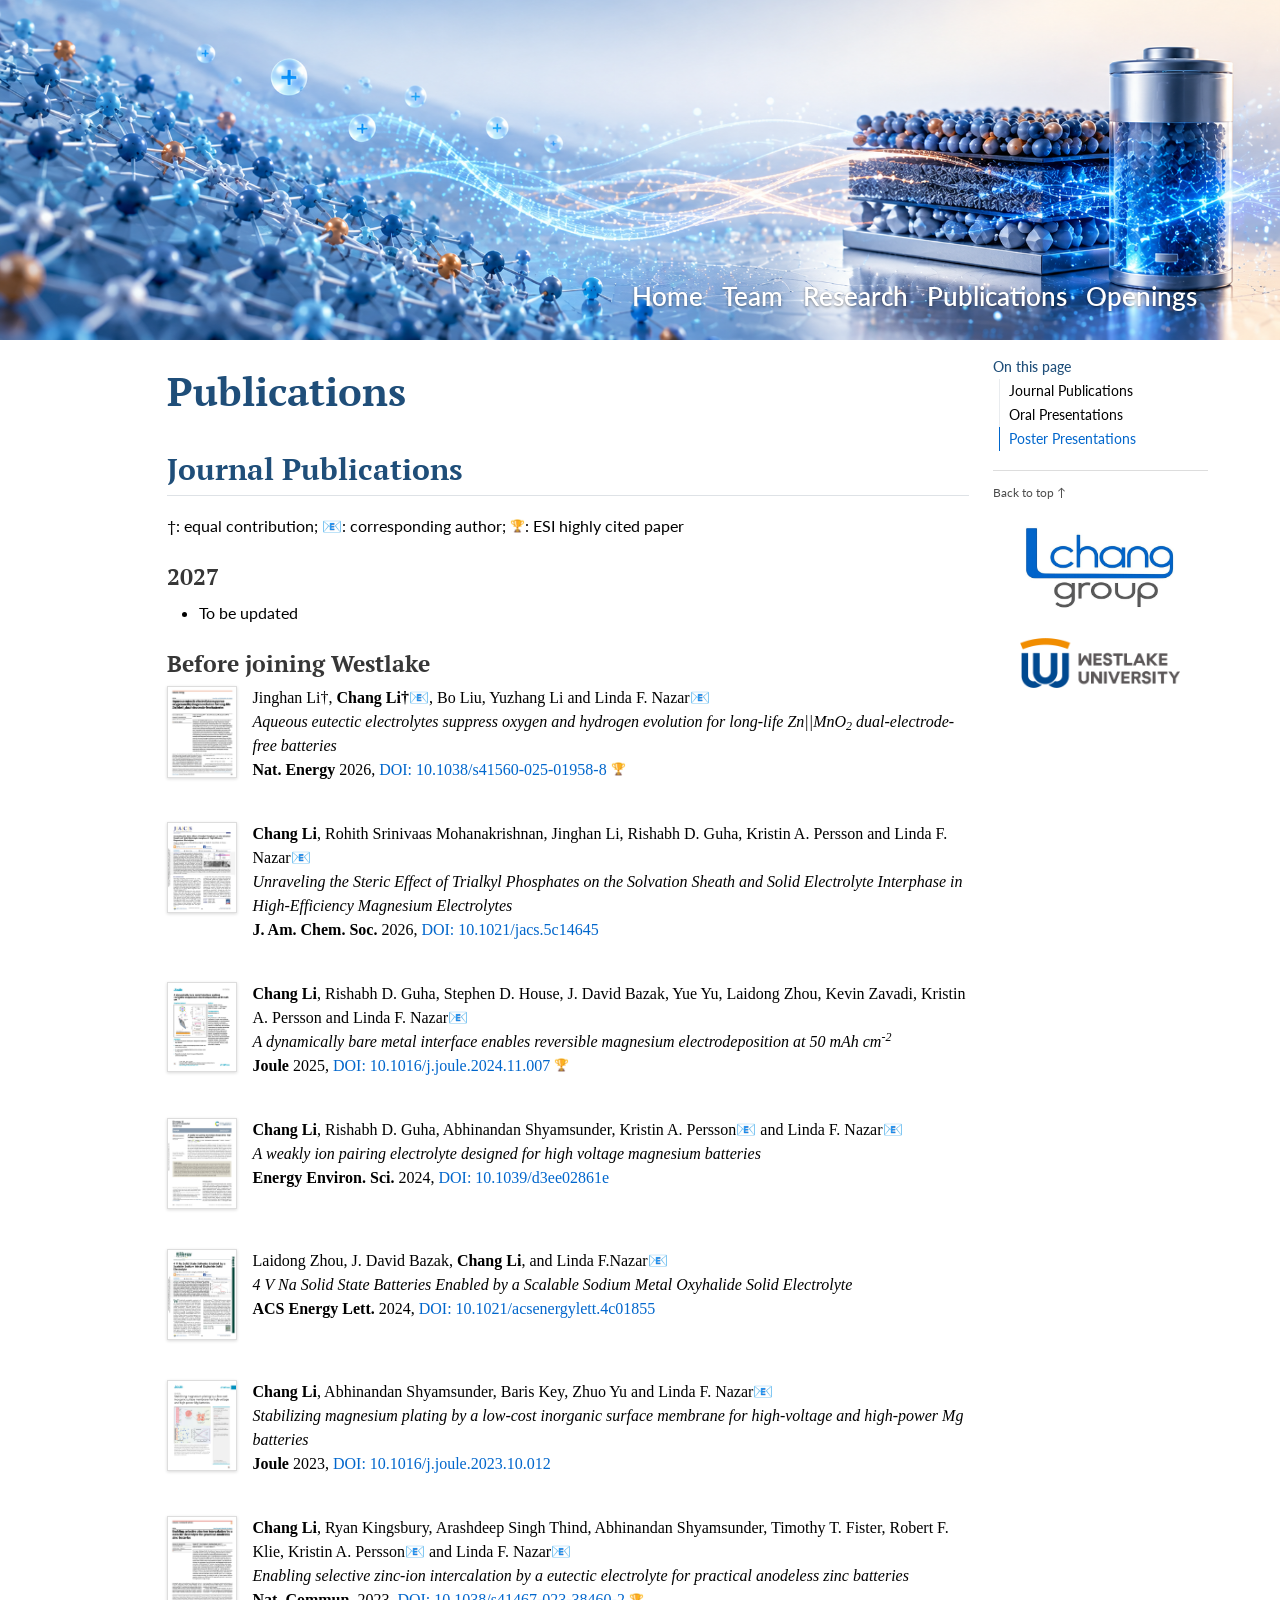
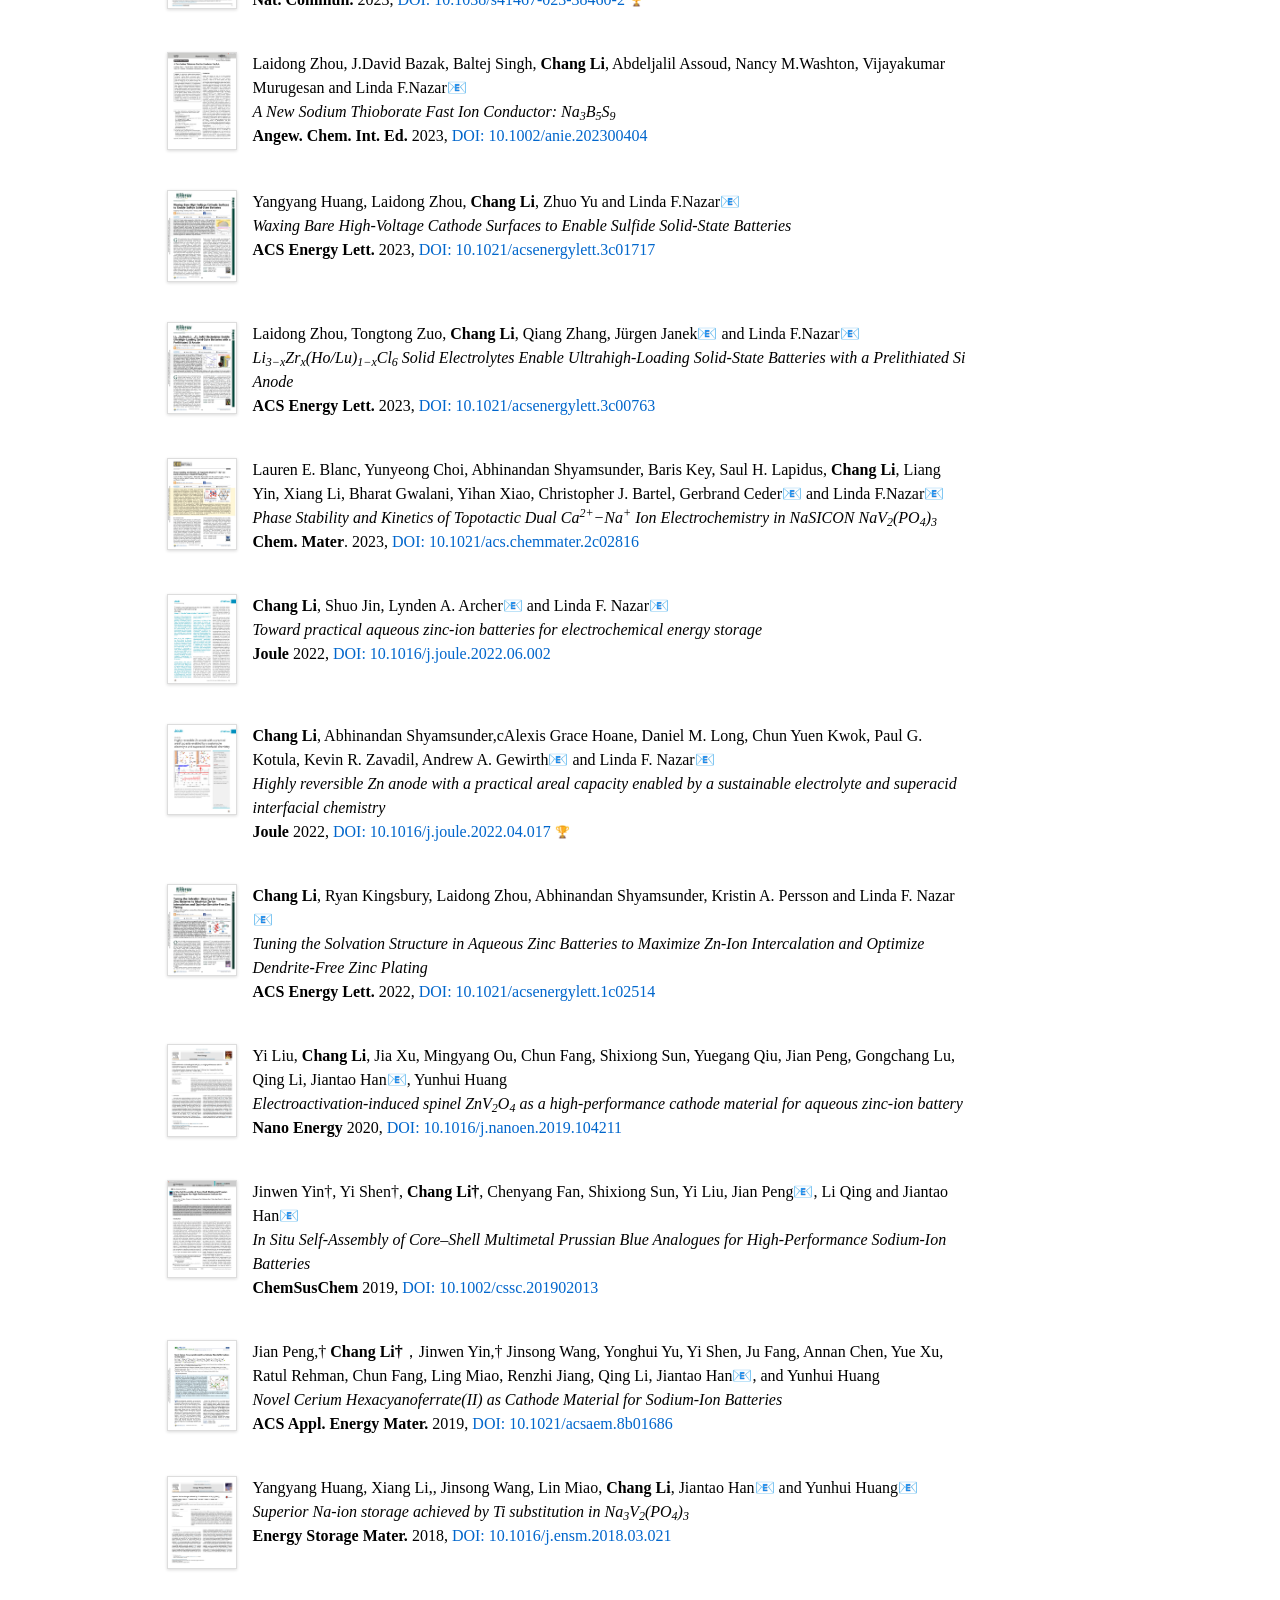
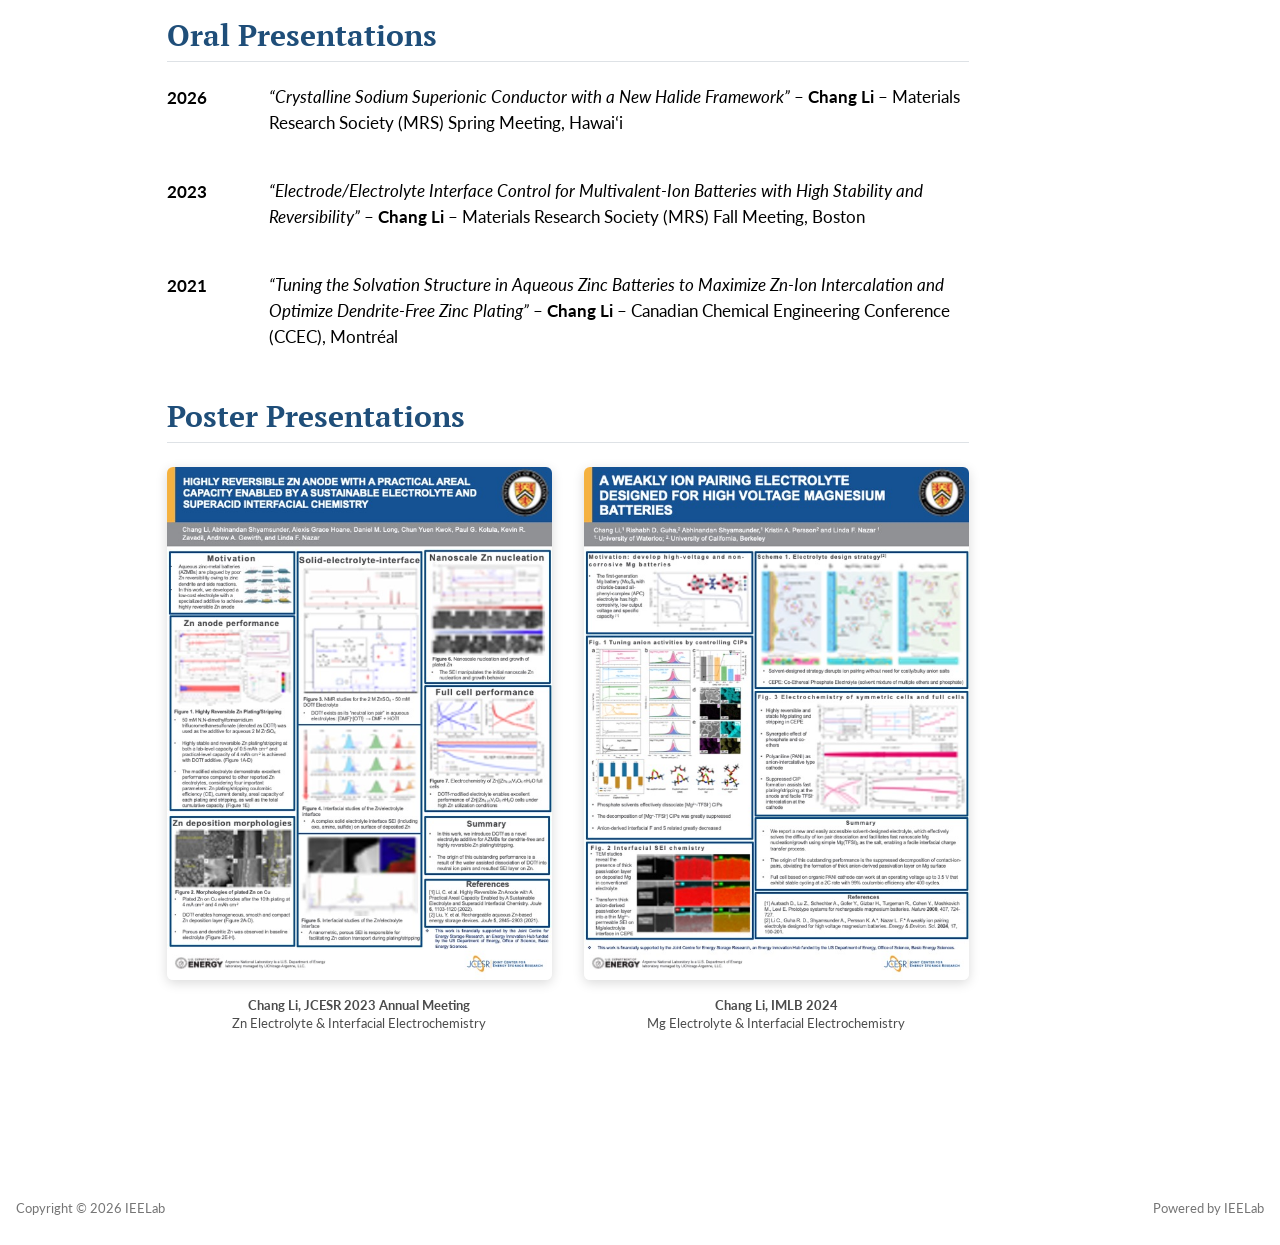
<file: docs/publications.html>
<!DOCTYPE html>
<html xmlns="http://www.w3.org/1999/xhtml" lang="en" xml:lang="en"><head>

<meta charset="utf-8">
<meta name="generator" content="quarto-1.9.37">

<meta name="viewport" content="width=device-width, initial-scale=1.0, user-scalable=yes">


<title>Publications – Interfacial Electrochemical Engineering Lab</title>
<style>
/* Default styles provided by pandoc.
** See https://pandoc.org/MANUAL.html#variables-for-html for config info.
*/
code{white-space: pre-wrap;}
span.smallcaps{font-variant: small-caps;}
div.columns{display: flex; gap: min(4vw, 1.5em);}
div.column{flex: auto; overflow-x: auto;}
div.hanging-indent{margin-left: 1.5em; text-indent: -1.5em;}
ul.task-list{list-style: none;}
ul.task-list li input[type="checkbox"] {
  width: 0.8em;
  margin: 0 0.8em 0.2em -1em; /* quarto-specific, see https://github.com/quarto-dev/quarto-cli/issues/4556 */ 
  vertical-align: middle;
}
</style>


<script src="site_libs/quarto-nav/quarto-nav.js"></script>
<script src="site_libs/quarto-nav/headroom.min.js"></script>
<script src="site_libs/clipboard/clipboard.min.js"></script>
<script src="site_libs/quarto-search/autocomplete.umd.js"></script>
<script src="site_libs/quarto-search/fuse.min.js"></script>
<script src="site_libs/quarto-search/quarto-search.js"></script>
<meta name="quarto:offset" content="./">
<link href="./images/site-logo.jpg" rel="icon" type="image/jpeg">
<script src="site_libs/quarto-html/quarto.js" type="module"></script>
<script src="site_libs/quarto-html/tabsets/tabsets.js" type="module"></script>
<script src="site_libs/quarto-html/popper.min.js"></script>
<script src="site_libs/quarto-html/tippy.umd.min.js"></script>
<script src="site_libs/quarto-html/anchor.min.js"></script>
<link href="site_libs/quarto-html/tippy.css" rel="stylesheet">
<link href="site_libs/quarto-html/quarto-syntax-highlighting-a9c94084e156453ce75ecc8ff7b2041c.css" rel="stylesheet" id="quarto-text-highlighting-styles">
<script src="site_libs/bootstrap/bootstrap.min.js"></script>
<link href="site_libs/bootstrap/bootstrap-icons.css" rel="stylesheet">
<link href="site_libs/bootstrap/bootstrap-a9c7d5d89ad159cc41b2f3a0798fcfa2.min.css" rel="stylesheet" append-hash="true" id="quarto-bootstrap" data-mode="light">
<script id="quarto-search-options" type="application/json">{
  "location": "navbar",
  "copy-button": false,
  "collapse-after": 3,
  "panel-placement": "end",
  "type": "overlay",
  "limit": 50,
  "keyboard-shortcut": [
    "f",
    "/",
    "s"
  ],
  "show-item-context": false,
  "language": {
    "search-no-results-text": "No results",
    "search-matching-documents-text": "matching documents",
    "search-copy-link-title": "Copy link to search",
    "search-hide-matches-text": "Hide additional matches",
    "search-more-match-text": "more match in this document",
    "search-more-matches-text": "more matches in this document",
    "search-clear-button-title": "Clear",
    "search-text-placeholder": "",
    "search-detached-cancel-button-title": "Cancel",
    "search-submit-button-title": "Submit",
    "search-label": "Search"
  }
}</script>
<script async="" src="https://www.googletagmanager.com/gtag/js?id=G-5TPCGR6ZQC"></script>

<script type="text/javascript">

window.dataLayer = window.dataLayer || [];
function gtag(){dataLayer.push(arguments);}
gtag('js', new Date());
gtag('config', 'G-5TPCGR6ZQC', { 'anonymize_ip': true});
</script>


</head>

<body class="nav-fixed quarto-light">

<div id="quarto-search-results"></div>
  <header id="quarto-header" class="headroom fixed-top">
    <nav class="navbar navbar-expand-lg " data-bs-theme="dark">
      <div class="navbar-container container-fluid">
      <div class="navbar-brand-container mx-auto">
    <a class="navbar-brand" href="./index.html">
    <span class="navbar-title">Interfacial Electrochemical Engineering Lab</span>
    </a>
  </div>
          <button class="navbar-toggler" type="button" data-bs-toggle="collapse" data-bs-target="#navbarCollapse" aria-controls="navbarCollapse" role="menu" aria-expanded="false" aria-label="Toggle navigation" onclick="if (window.quartoToggleHeadroom) { window.quartoToggleHeadroom(); }">
  <span class="navbar-toggler-icon"></span>
</button>
          <div class="collapse navbar-collapse" id="navbarCollapse">
            <ul class="navbar-nav navbar-nav-scroll ms-auto">
  <li class="nav-item">
    <a class="nav-link" href="./index.html"> 
<span class="menu-text">Home</span></a>
  </li>  
  <li class="nav-item">
    <a class="nav-link" href="./Team.html"> 
<span class="menu-text">Team</span></a>
  </li>  
  <li class="nav-item">
    <a class="nav-link" href="./Research.html"> 
<span class="menu-text">Research</span></a>
  </li>  
  <li class="nav-item">
    <a class="nav-link active" href="./publications.html" aria-current="page"> 
<span class="menu-text">Publications</span></a>
  </li>  
  <li class="nav-item">
    <a class="nav-link" href="./Openings.html"> 
<span class="menu-text">Openings</span></a>
  </li>  
</ul>
          </div> <!-- /navcollapse -->
            <div class="quarto-navbar-tools">
</div>
      </div> <!-- /container-fluid -->
    </nav>
</header>
<!-- content -->
<div id="quarto-content" class="quarto-container page-columns page-rows-contents page-layout-article page-navbar">
<!-- sidebar -->
<!-- margin-sidebar -->
    <div id="quarto-margin-sidebar" class="sidebar margin-sidebar">
        <nav id="TOC" role="doc-toc" class="toc-active">
    <h2 id="toc-title">On this page</h2>
   
  <ul>
  <li><a href="#journal-publications" id="toc-journal-publications" class="nav-link active" data-scroll-target="#journal-publications">Journal Publications</a>
  <ul class="collapse">
  <li><a href="#section" id="toc-section" class="nav-link" data-scroll-target="#section">2027</a></li>
  <li><a href="#before-joining-westlake" id="toc-before-joining-westlake" class="nav-link" data-scroll-target="#before-joining-westlake">Before joining Westlake</a></li>
  </ul></li>
  <li><a href="#oral-presentations" id="toc-oral-presentations" class="nav-link" data-scroll-target="#oral-presentations">Oral Presentations</a></li>
  <li><a href="#poster-presentations" id="toc-poster-presentations" class="nav-link" data-scroll-target="#poster-presentations">Poster Presentations</a></li>
  </ul>
</nav>
    </div>
<!-- main -->
<main class="content" id="quarto-document-content">

<header id="title-block-header" class="quarto-title-block default">
<div class="quarto-title">
<h1 class="title">Publications</h1>
</div>



<div class="quarto-title-meta">

    
  
    
  </div>
  


</header>


<section id="journal-publications" class="level2">
<h2 class="anchored" data-anchor-id="journal-publications">Journal Publications</h2>
<p>†: equal contribution; 📧: corresponding author; <span class="highly-cited-icon">🏆</span>: ESI highly cited paper</p>
<section id="section" class="level3">
<h3 class="anchored" data-anchor-id="section">2027</h3>
<ul>
<li>To be updated</li>
</ul>
</section>
<section id="before-joining-westlake" class="level3">
<h3 class="anchored" data-anchor-id="before-joining-westlake">Before joining Westlake</h3>
<div class="pub-item">
<p><a href="publications/BeforeJoiningWestlake/Eutectic-Zn-MnO2_NatEng2026.pdf" target="_blank"> <img src="publications/BeforeJoiningWestlake/Eutectic-Zn-MnO2_NatEng2026_cover.jpg" class="pub-cover"> </a></p>
<div class="pub-text">
<p>Jinghan Li†, <strong>Chang Li†📧</strong>, Bo Liu, Yuzhang Li and Linda F. Nazar📧 <br> <em>Aqueous eutectic electrolytes suppress oxygen and hydrogen evolution for long-life Zn||MnO<sub>2</sub> dual-electrode-free batteries</em> <br> <strong>Nat. Energy</strong> 2026, <a href="https://www.nature.com/articles/s41560-025-01958-8">DOI: 10.1038/s41560-025-01958-8</a> <span class="highly-cited-icon">🏆</span></p>
</div>
</div>
<div class="pub-item">
<p><a href="publications/BeforeJoiningWestlake/Steric-effect-Mg-electrolytes-JACS-2026.pdf" target="_blank"> <img src="publications/BeforeJoiningWestlake/Steric-effect-Mg-electrolytes-JACS-2026_cover.jpg" class="pub-cover"> </a></p>
<div class="pub-text">
<p><strong>Chang Li</strong>, Rohith Srinivaas Mohanakrishnan, Jinghan Li, Rishabh D. Guha, Kristin A. Persson and Linda F. Nazar📧<br> <em>Unraveling the Steric Effect of Trialkyl Phosphates on the Solvation Sheath and Solid Electrolyte Interphase in High-Efficiency Magnesium Electrolytes</em> <br> <strong>J. Am. Chem. Soc.</strong> 2026, <a href="https://pubs.acs.org/doi/10.1021/jacs.5c14645">DOI: 10.1021/jacs.5c14645</a></p>
</div>
</div>
<div class="pub-item">
<p><a href="publications/BeforeJoiningWestlake/Bare-Mg-interface_Joule2025.pdf" target="_blank"> <img src="publications/BeforeJoiningWestlake/Bare-Mg-interface_Joule2025_cover.jpg" class="pub-cover"> </a></p>
<div class="pub-text">
<p><strong>Chang Li</strong>, Rishabh D. Guha, Stephen D. House, J. David Bazak, Yue Yu, Laidong Zhou, Kevin Zavadi, Kristin A. Persson and Linda F. Nazar📧<br> <em>A dynamically bare metal interface enables reversible magnesium electrodeposition at 50 mAh cm<sup>-2</sup></em> <br> <strong>Joule</strong> 2025, <a href="https://doi.org/10.1016/j.joule.2024.11.007">DOI: 10.1016/j.joule.2024.11.007</a> <span class="highly-cited-icon">🏆</span></p>
</div>
</div>
<div class="pub-item">
<p><a href="publications/BeforeJoiningWestlake/CEPE-Mg-electrolyte_EES2024.pdf" target="_blank"> <img src="publications/BeforeJoiningWestlake/CEPE-Mg-electrolyte_EES2024_cover.jpg" class="pub-cover"> </a></p>
<div class="pub-text">
<p><strong>Chang Li</strong>, Rishabh D. Guha, Abhinandan Shyamsunder, Kristin A. Persson📧 and Linda F. Nazar📧<br> <em>A weakly ion pairing electrolyte designed for high voltage magnesium batteries</em> <br> <strong>Energy Environ. Sci.</strong> 2024, <a href="https://doi.org/10.1039/D3EE02861E">DOI: 10.1039/d3ee02861e</a></p>
</div>
</div>
<div class="pub-item">
<p><a href="publications/BeforeJoiningWestlake/Amorphous-NaTaOCl4_ACSEnergyLett2024.pdf" target="_blank"> <img src="publications/BeforeJoiningWestlake/Amorphous-NaTaOCl4_ACSEnergyLett2024_cover.jpg" class="pub-cover"> </a></p>
<div class="pub-text">
<p>Laidong Zhou, J. David Bazak, <strong>Chang Li</strong>, and Linda F.Nazar📧<br> <em>4 V Na Solid State Batteries Enabled by a Scalable Sodium Metal Oxyhalide Solid Electrolyte</em> <br> <strong>ACS Energy Lett.</strong> 2024, <a href="https://doi.org/10.1021/acsenergylett.4c01855">DOI: 10.1021/acsenergylett.4c01855</a></p>
</div>
</div>
<div class="pub-item">
<p><a href="publications/BeforeJoiningWestlake/Zeolite-membrane-Mg_Joule2023.pdf" target="_blank"> <img src="publications/BeforeJoiningWestlake/Zeolite-membrane-Mg_Joule2023_cover.jpg" class="pub-cover"> </a></p>
<div class="pub-text">
<p><strong>Chang Li</strong>, Abhinandan Shyamsunder, Baris Key, Zhuo Yu and Linda F. Nazar📧<br> <em>Stabilizing magnesium plating by a low-cost inorganic surface membrane for high-voltage and high-power Mg batteries</em> <br> <strong>Joule</strong> 2023, <a href="https://doi.org/10.1016/j.joule.2023.10.012">DOI: 10.1016/j.joule.2023.10.012</a></p>
</div>
</div>
<div class="pub-item">
<p><a href="publications/BeforeJoiningWestlake/Hybrid-eutectic-electrolyte-anodefree_NatCommun2023.pdf" target="_blank"> <img src="publications/BeforeJoiningWestlake/Hybrid-eutectic-electrolyte-anodefree_NatCommun2023_cover.jpg" class="pub-cover"> </a></p>
<div class="pub-text">
<p><strong>Chang Li</strong>, Ryan Kingsbury, Arashdeep Singh Thind, Abhinandan Shyamsunder, Timothy T. Fister, Robert F. Klie, Kristin A. Persson📧 and Linda F. Nazar📧<br> <em>Enabling selective zinc-ion intercalation by a eutectic electrolyte for practical anodeless zinc batteries</em> <br> <strong>Nat. Commun.</strong> 2023, <a href="https://doi.org/10.1038/s41467-023-38460-2">DOI: 10.1038/s41467-023-38460-2</a> <span class="highly-cited-icon">🏆</span></p>
</div>
</div>
<div class="pub-item">
<p><a href="publications/BeforeJoiningWestlake/Na3B5S9_AngewChemIntEd2023.pdf" target="_blank"> <img src="publications/BeforeJoiningWestlake/Na3B5S9_AngewChemIntEd2023_cover.jpg" class="pub-cover"> </a></p>
<div class="pub-text">
<p>Laidong Zhou, J.David Bazak, Baltej Singh, <strong>Chang Li</strong>, Abdeljalil Assoud, Nancy M.Washton, Vijayakumar Murugesan and Linda F.Nazar📧<br> <em>A New Sodium Thioborate Fast Ion Conductor: Na<sub>3</sub>B<sub>5</sub>S<sub>9</sub></em> <br> <strong>Angew. Chem. Int. Ed.</strong> 2023, <a href="https://doi.org/10.1002/anie.202300404">DOI: 10.1002/anie.202300404</a></p>
</div>
</div>
<div class="pub-item">
<p><a href="publications/BeforeJoiningWestlake/Waxing-Cathode-SSB_ACSEnergyLett2023.pdf" target="_blank"> <img src="publications/BeforeJoiningWestlake/Waxing-Cathode-SSB_ACSEnergyLett2023_cover.jpg" class="pub-cover"> </a></p>
<div class="pub-text">
<p>Yangyang Huang, Laidong Zhou, <strong>Chang Li</strong>, Zhuo Yu and Linda F.Nazar📧<br> <em>Waxing Bare High-Voltage Cathode Surfaces to Enable Sulfide Solid-State Batteries</em> <br> <strong>ACS Energy Lett.</strong> 2023, <a href="https://doi.org/10.1021/acsenergylett.3c01717">DOI: 10.1021/acsenergylett.3c01717</a></p>
</div>
</div>
<div class="pub-item">
<p><a href="publications/BeforeJoiningWestlake/Li3−xZrx(Ho-Lu)1−xCl6_ACSEnergyLett2023.pdf" target="_blank"> <img src="publications/BeforeJoiningWestlake/Li3−xZrx(Ho-Lu)1−xCl6_ACSEnergyLett2023_cover.jpg" class="pub-cover"> </a></p>
<div class="pub-text">
<p>Laidong Zhou, Tongtong Zuo, <strong>Chang Li</strong>, Qiang Zhang, Jürgen Janek📧 and Linda F.Nazar📧<br> <em>Li<sub>3−x</sub>Zr<sub>x</sub>(Ho/Lu)<sub>1−x</sub>Cl<sub>6</sub> Solid Electrolytes Enable Ultrahigh-Loading Solid-State Batteries with a Prelithiated Si Anode</em> <br> <strong>ACS Energy Lett.</strong> 2023, <a href="https://doi.org/10.1021/acsenergylett.3c00763">DOI: 10.1021/acsenergylett.3c00763</a></p>
</div>
</div>
<div class="pub-item">
<p><a href="publications/BeforeJoiningWestlake/Ca–Na-NaSICON-NVP_ChemMater2023.pdf" target="_blank"> <img src="publications/BeforeJoiningWestlake/Ca–Na-NaSICON-NVP_ChemMater2023_cover.jpg" class="pub-cover"> </a></p>
<div class="pub-text">
<p>Lauren E. Blanc, Yunyeong Choi, Abhinandan Shyamsunder, Baris Key, Saul H. Lapidus, <strong>Chang Li</strong>, Liang Yin, Xiang Li, Bharat Gwalani, Yihan Xiao, Christopher J. Bartel, Gerbrand Ceder📧 and Linda F.Nazar📧<br> <em>Phase Stability and Kinetics of Topotactic Dual Ca<sup>2+</sup>−Na<sup>+</sup> Ion Electrochemistry in NaSICON NaV<sub>2</sub>(PO<sub>4</sub>)<sub>3</sub></em> <br> <strong>Chem. Mater</strong>. 2023, <a href="https://doi.org/10.1021/acs.chemmater.2c02816">DOI: 10.1021/acs.chemmater.2c02816</a></p>
</div>
</div>
<div class="pub-item">
<p><a href="publications/BeforeJoiningWestlake/ZIB-commentary_Joule2022.pdf" target="_blank"> <img src="publications/BeforeJoiningWestlake/ZIB-commentary_Joule2022_cover.jpg" class="pub-cover"> </a></p>
<div class="pub-text">
<p><strong>Chang Li</strong>, Shuo Jin, Lynden A. Archer📧 and Linda F. Nazar📧<br> <em>Toward practical aqueous zinc-ion batteries for electrochemical energy storage</em> <br> <strong>Joule</strong> 2022, <a href="https://doi.org/10.1016/j.joule.2022.06.002">DOI: 10.1016/j.joule.2022.06.002</a></p>
</div>
</div>
<div class="pub-item">
<p><a href="publications/BeforeJoiningWestlake/DOTF-additive_Joule2022.pdf" target="_blank"> <img src="publications/BeforeJoiningWestlake/DOTF-additive_Joule2022_cover.jpg" class="pub-cover"> </a></p>
<div class="pub-text">
<p><strong>Chang Li</strong>, Abhinandan Shyamsunder,cAlexis Grace Hoane, Daniel M. Long, Chun Yuen Kwok, Paul G. Kotula, Kevin R. Zavadil, Andrew A. Gewirth📧 and Linda F. Nazar📧<br> <em>Highly reversible Zn anode with a practical areal capacity enabled by a sustainable electrolyte and superacid interfacial chemistry</em> <br> <strong>Joule</strong> 2022, <a href="https://doi.org/10.1016/j.joule.2022.04.017">DOI: 10.1016/j.joule.2022.04.017</a> <span class="highly-cited-icon">🏆</span></p>
</div>
</div>
<div class="pub-item">
<p><a href="publications/BeforeJoiningWestlake/Proton-Intercation-PEG_ACSEnergyLett2022.pdf" target="_blank"> <img src="publications/BeforeJoiningWestlake/Proton-Intercation-PEG_ACSEnergyLett2022_cover.jpg" class="pub-cover"> </a></p>
<div class="pub-text">
<p><strong>Chang Li</strong>, Ryan Kingsbury, Laidong Zhou, Abhinandan Shyamsunder, Kristin A. Persson and Linda F. Nazar📧<br> <em>Tuning the Solvation Structure in Aqueous Zinc Batteries to Maximize Zn-Ion Intercalation and Optimize Dendrite-Free Zinc Plating</em> <br> <strong>ACS Energy Lett.</strong> 2022, <a href="https://doi.org/10.1021/acsenergylett.1c02514">DOI: 10.1021/acsenergylett.1c02514</a></p>
</div>
</div>
<div class="pub-item">
<p><a href="publications/BeforeJoiningWestlake/ZnV2O4_NanoEnergy2020.pdf" target="_blank"> <img src="publications/BeforeJoiningWestlake/ZnV2O4_NanoEnergy2020_cover.jpg" class="pub-cover"> </a></p>
<div class="pub-text">
<p>Yi Liu, <strong>Chang Li</strong>, Jia Xu, Mingyang Ou, Chun Fang, Shixiong Sun, Yuegang Qiu, Jian Peng, Gongchang Lu, Qing Li, Jiantao Han📧, Yunhui Huang<br> <em>Electroactivation-induced spinel ZnV<sub>2</sub>O<sub>4</sub> as a high-performance cathode material for aqueous zinc-ion battery</em> <br> <strong>Nano Energy</strong> 2020, <a href="https://doi.org/10.1016/j.nanoen.2019.104211">DOI: 10.1016/j.nanoen.2019.104211</a></p>
</div>
</div>
<div class="pub-item">
<p><a href="publications/BeforeJoiningWestlake/Core-Shell-PBAs_ChemSusChem2019.pdf" target="_blank"> <img src="publications/BeforeJoiningWestlake/Core-Shell-PBAs_ChemSusChem2019_cover.jpg" class="pub-cover"> </a></p>
<div class="pub-text">
<p>Jinwen Yin†, Yi Shen†, <strong>Chang Li†</strong>, Chenyang Fan, Shixiong Sun, Yi Liu, Jian Peng📧, Li Qing and Jiantao Han📧<br> <em>In Situ Self-Assembly of Core–Shell Multimetal Prussian Blue Analogues for High-Performance Sodium-Ion Batteries</em> <br> <strong>ChemSusChem</strong> 2019, <a href="https://doi.org/10.1002/cssc.201902013">DOI: 10.1002/cssc.201902013</a></p>
</div>
</div>
<div class="pub-item">
<p><a href="publications/BeforeJoiningWestlake/Ce-PBAs_ACSApplEngMater_2019.pdf" target="_blank"> <img src="publications/BeforeJoiningWestlake/Ce-PBAs_ACSApplEngMater_2019_cover.jpg" class="pub-cover"> </a></p>
<div class="pub-text">
<p>Jian Peng,† <strong>Chang Li†</strong>，Jinwen Yin,† Jinsong Wang, Yonghui Yu, Yi Shen, Ju Fang, Annan Chen, Yue Xu, Ratul Rehman, Chun Fang, Ling Miao, Renzhi Jiang, Qing Li, Jiantao Han📧, and Yunhui Huang<br> <em>Novel Cerium Hexacyanoferrate(II) as Cathode Material for Sodium-Ion Batteries</em> <br> <strong>ACS Appl. Energy Mater.</strong> 2019, <a href="http://dx.doi.org/10.1021/acsaem.8b01686">DOI: 10.1021/acsaem.8b01686</a></p>
</div>
</div>
<div class="pub-item">
<p><a href="publications/BeforeJoiningWestlake/Ti-Substitution-Na3V2(PO4)3_ESM2018.pdf" target="_blank"> <img src="publications/BeforeJoiningWestlake/Ti-Substitution-Na3V2(PO4)3_ESM2018_cover.jpg" class="pub-cover"> </a></p>
<div class="pub-text">
<p>Yangyang Huang, Xiang Li,, Jinsong Wang, Lin Miao, <strong>Chang Li</strong>, Jiantao Han📧 and Yunhui Huang📧<br> <em>Superior Na-ion storage achieved by Ti substitution in Na<sub>3</sub>V<sub>2</sub>(PO<sub>4</sub>)<sub>3</sub></em> <br> <strong>Energy Storage Mater.</strong> 2018, <a href="https://doi.org/10.1016/j.ensm.2018.03.021">DOI: 10.1016/j.ensm.2018.03.021</a></p>
</div>
</div>
</section>
</section>
<section id="oral-presentations" class="level2">
<h2 class="anchored" data-anchor-id="oral-presentations">Oral Presentations</h2>
<div class="seminar-list">
<div class="seminar-item">
<div class="seminar-year">
2026
</div>
<div class="seminar-info">
<p><em>“Crystalline Sodium Superionic Conductor with a New Halide Framework”</em> – <strong>Chang Li</strong> – Materials Research Society (MRS) Spring Meeting, Hawaiʻi</p>
</div>
</div>
<div class="seminar-item">
<div class="seminar-year">
2023
</div>
<div class="seminar-info">
<p><em>“Electrode/Electrolyte Interface Control for Multivalent-Ion Batteries with High Stability and Reversibility”</em> – <strong>Chang Li</strong> – Materials Research Society (MRS) Fall Meeting, Boston</p>
</div>
</div>
<div class="seminar-item">
<div class="seminar-year">
2021
</div>
<div class="seminar-info">
<p><em>“Tuning the Solvation Structure in Aqueous Zinc Batteries to Maximize Zn-Ion Intercalation and Optimize Dendrite-Free Zinc Plating”</em> – <strong>Chang Li</strong> – Canadian Chemical Engineering Conference (CCEC), Montréal</p>
</div>
</div>
</div>
</section>
<section id="poster-presentations" class="level2">
<h2 class="anchored" data-anchor-id="poster-presentations">Poster Presentations</h2>
<div class="poster-gallery">
<div class="poster-card">
<p><a href="images/posters/poster-jcesr.pdf" target="_blank"> <img src="images/posters/poster-jcesr.jpg" alt="JCESR Research Poster"> </a></p>
<div class="poster-caption">
<p><strong>Chang Li, JCESR 2023 Annual Meeting</strong><br> Zn Electrolyte &amp; Interfacial Electrochemistry</p>
</div>
</div>
<div class="poster-card">
<p><a href="images/posters/poster-imlb.pdf" target="_blank"> <img src="images/posters/poster-imlb.jpg" alt="IMLB Research Poster"> </a></p>
<div class="poster-caption">
<p><strong>Chang Li, IMLB 2024</strong><br> Mg Electrolyte &amp; Interfacial Electrochemistry</p>
</div>
</div>
</div>


</section>

</main> <!-- /main -->
<script>
document.addEventListener("DOMContentLoaded", function () {

  const toc = document.querySelector("#TOC");
  if (!toc) return;

  /*
   * Replace Quarto TOC links with clean clones.
   * This removes Quarto's original click handlers.
   */
  const oldLinks = Array.from(
    toc.querySelectorAll('a[href^="#"]')
  );

  oldLinks.forEach(oldLink => {
    const newLink = oldLink.cloneNode(true);
    oldLink.replaceWith(newLink);
  });


  // Get the new clean links
  const tocLinks = Array.from(
    toc.querySelectorAll('a[href^="#"]')
  );

  const sections = [];


  tocLinks.forEach(link => {
    const href = link.getAttribute("href");

    if (!href || !href.startsWith("#")) return;

    const target = document.querySelector(href);

    if (!target) return;

    link.addEventListener("click", function (e) {
      e.preventDefault();

      const targetY =
        target.getBoundingClientRect().top +
        window.scrollY -
        80;

      window.scrollTo({
        top: targetY,
        behavior: "auto"
      });

      history.replaceState(null, "", href);
    });
});


  /*
   * Active TOC highlighting
   */
  function updateTOC() {

    let current = null;

    sections.forEach(item => {

      const rect =
        item.section.getBoundingClientRect();

      if (rect.top <= 250) {
        current = item;
      }

    });


    tocLinks.forEach(link => {
      link.classList.remove("active");
    });


    if (current) {
      current.link.classList.add("active");
    }

  }


  window.addEventListener(
    "scroll",
    updateTOC,
    { passive: true }
  );

  updateTOC();


  /*
   * Back to top
   */
  const backToTop =
    document.createElement("a");

  backToTop.href = "#";
  backToTop.className = "back-to-top";
  backToTop.innerHTML = "Back to top ↑";

  backToTop.addEventListener(
    "click",
    function (e) {

      e.preventDefault();

      window.scrollTo({
        top: 0,
        behavior: "smooth"
      });

    }
  );

  toc.appendChild(backToTop);


  /*
   * Sidebar logos
   */
  const marginSidebar =
    document.querySelector(
      "#quarto-margin-sidebar"
    );

  if (marginSidebar) {

    const logoBox =
      document.createElement("div");

    logoBox.className =
      "sidebar-logos";

    logoBox.innerHTML = `
      <img class="chang-logo"
           src="images/site-logo.jpg"
           alt="Chang Group">

      <img class="westlake-logo"
           src="images/westlake-logo.png"
           alt="Westlake University">
    `;

    marginSidebar.appendChild(
      logoBox
    );

  }

});
</script>
<script id="quarto-html-after-body" type="application/javascript">
  window.document.addEventListener("DOMContentLoaded", function (event) {
    const icon = "";
    const anchorJS = new window.AnchorJS();
    anchorJS.options = {
      placement: 'right',
      icon: icon
    };
    anchorJS.add('.anchored');
    const isCodeAnnotation = (el) => {
      for (const clz of el.classList) {
        if (clz.startsWith('code-annotation-')) {                     
          return true;
        }
      }
      return false;
    }
    const onCopySuccess = function(e) {
      // button target
      const button = e.trigger;
      // don't keep focus
      button.blur();
      // flash "checked"
      button.classList.add('code-copy-button-checked');
      var currentTitle = button.getAttribute("title");
      button.setAttribute("title", "Copied!");
      let tooltip;
      if (window.bootstrap) {
        button.setAttribute("data-bs-toggle", "tooltip");
        button.setAttribute("data-bs-placement", "left");
        button.setAttribute("data-bs-title", "Copied!");
        tooltip = new bootstrap.Tooltip(button, 
          { trigger: "manual", 
            customClass: "code-copy-button-tooltip",
            offset: [0, -8]});
        tooltip.show();    
      }
      setTimeout(function() {
        if (tooltip) {
          tooltip.hide();
          button.removeAttribute("data-bs-title");
          button.removeAttribute("data-bs-toggle");
          button.removeAttribute("data-bs-placement");
        }
        button.setAttribute("title", currentTitle);
        button.classList.remove('code-copy-button-checked');
      }, 1000);
      // clear code selection
      e.clearSelection();
    }
    const getTextToCopy = function(trigger) {
      const outerScaffold = trigger.parentElement.cloneNode(true);
      const codeEl = outerScaffold.querySelector('code');
      for (const childEl of codeEl.children) {
        if (isCodeAnnotation(childEl)) {
          childEl.remove();
        }
      }
      return codeEl.innerText;
    }
    const clipboard = new window.ClipboardJS('.code-copy-button:not([data-in-quarto-modal])', {
      text: getTextToCopy
    });
    clipboard.on('success', onCopySuccess);
    if (window.document.getElementById('quarto-embedded-source-code-modal')) {
      const clipboardModal = new window.ClipboardJS('.code-copy-button[data-in-quarto-modal]', {
        text: getTextToCopy,
        container: window.document.getElementById('quarto-embedded-source-code-modal')
      });
      clipboardModal.on('success', onCopySuccess);
    }
      var localhostRegex = new RegExp(/^(?:http|https):\/\/localhost\:?[0-9]*\//);
      var mailtoRegex = new RegExp(/^mailto:/);
        var filterRegex = new RegExp("https:\/\/changli-ieelab\.github\.io\/westlake");
      var isInternal = (href) => {
          return filterRegex.test(href) || localhostRegex.test(href) || mailtoRegex.test(href);
      }
      // Inspect non-navigation links and adorn them if external
     var links = window.document.querySelectorAll('a[href]:not(.nav-link):not(.navbar-brand):not(.toc-action):not(.sidebar-link):not(.sidebar-item-toggle):not(.pagination-link):not(.no-external):not([aria-hidden]):not(.dropdown-item):not(.quarto-navigation-tool):not(.about-link)');
      for (var i=0; i<links.length; i++) {
        const link = links[i];
        if (!isInternal(link.href)) {
          // undo the damage that might have been done by quarto-nav.js in the case of
          // links that we want to consider external
          if (link.dataset.originalHref !== undefined) {
            link.href = link.dataset.originalHref;
          }
        }
      }
    function tippyHover(el, contentFn, onTriggerFn, onUntriggerFn) {
      const config = {
        allowHTML: true,
        maxWidth: 500,
        delay: 100,
        arrow: false,
        appendTo: function(el) {
            return el.parentElement;
        },
        interactive: true,
        interactiveBorder: 10,
        theme: 'quarto',
        placement: 'bottom-start',
      };
      if (contentFn) {
        config.content = contentFn;
      }
      if (onTriggerFn) {
        config.onTrigger = onTriggerFn;
      }
      if (onUntriggerFn) {
        config.onUntrigger = onUntriggerFn;
      }
      window.tippy(el, config); 
    }
    const noterefs = window.document.querySelectorAll('a[role="doc-noteref"]');
    for (var i=0; i<noterefs.length; i++) {
      const ref = noterefs[i];
      tippyHover(ref, function() {
        // use id or data attribute instead here
        let href = ref.getAttribute('data-footnote-href') || ref.getAttribute('href');
        try { href = new URL(href).hash; } catch {}
        const id = href.replace(/^#\/?/, "");
        const note = window.document.getElementById(id);
        if (note) {
          return note.innerHTML;
        } else {
          return "";
        }
      });
    }
    const xrefs = window.document.querySelectorAll('a.quarto-xref');
    const processXRef = (id, note) => {
      // Strip column container classes
      const stripColumnClz = (el) => {
        el.classList.remove("page-full", "page-columns");
        if (el.children) {
          for (const child of el.children) {
            stripColumnClz(child);
          }
        }
      }
      stripColumnClz(note)
      if (id === null || id.startsWith('sec-')) {
        // Special case sections, only their first couple elements
        const container = document.createElement("div");
        if (note.children && note.children.length > 2) {
          container.appendChild(note.children[0].cloneNode(true));
          for (let i = 1; i < note.children.length; i++) {
            const child = note.children[i];
            if (child.tagName === "P" && child.innerText === "") {
              continue;
            } else {
              container.appendChild(child.cloneNode(true));
              break;
            }
          }
          if (window.Quarto?.typesetMath) {
            window.Quarto.typesetMath(container);
          }
          return container.innerHTML
        } else {
          if (window.Quarto?.typesetMath) {
            window.Quarto.typesetMath(note);
          }
          return note.innerHTML;
        }
      } else {
        // Remove any anchor links if they are present
        const anchorLink = note.querySelector('a.anchorjs-link');
        if (anchorLink) {
          anchorLink.remove();
        }
        if (window.Quarto?.typesetMath) {
          window.Quarto.typesetMath(note);
        }
        if (note.classList.contains("callout")) {
          return note.outerHTML;
        } else {
          return note.innerHTML;
        }
      }
    }
    for (var i=0; i<xrefs.length; i++) {
      const xref = xrefs[i];
      tippyHover(xref, undefined, function(instance) {
        instance.disable();
        let url = xref.getAttribute('href');
        let hash = undefined; 
        if (url.startsWith('#')) {
          hash = url;
        } else {
          try { hash = new URL(url).hash; } catch {}
        }
        if (hash) {
          const id = hash.replace(/^#\/?/, "");
          const note = window.document.getElementById(id);
          if (note !== null) {
            try {
              const html = processXRef(id, note.cloneNode(true));
              instance.setContent(html);
            } finally {
              instance.enable();
              instance.show();
            }
          } else {
            // See if we can fetch this
            fetch(url.split('#')[0])
            .then(res => res.text())
            .then(html => {
              const parser = new DOMParser();
              const htmlDoc = parser.parseFromString(html, "text/html");
              const note = htmlDoc.getElementById(id);
              if (note !== null) {
                const html = processXRef(id, note);
                instance.setContent(html);
              } 
            }).finally(() => {
              instance.enable();
              instance.show();
            });
          }
        } else {
          // See if we can fetch a full url (with no hash to target)
          // This is a special case and we should probably do some content thinning / targeting
          fetch(url)
          .then(res => res.text())
          .then(html => {
            const parser = new DOMParser();
            const htmlDoc = parser.parseFromString(html, "text/html");
            const note = htmlDoc.querySelector('main.content');
            if (note !== null) {
              // This should only happen for chapter cross references
              // (since there is no id in the URL)
              // remove the first header
              if (note.children.length > 0 && note.children[0].tagName === "HEADER") {
                note.children[0].remove();
              }
              const html = processXRef(null, note);
              instance.setContent(html);
            } 
          }).finally(() => {
            instance.enable();
            instance.show();
          });
        }
      }, function(instance) {
      });
    }
        let selectedAnnoteEl;
        const selectorForAnnotation = ( cell, annotation) => {
          let cellAttr = 'data-code-cell="' + cell + '"';
          let lineAttr = 'data-code-annotation="' +  annotation + '"';
          const selector = 'span[' + cellAttr + '][' + lineAttr + ']';
          return selector;
        }
        const selectCodeLines = (annoteEl) => {
          const doc = window.document;
          const targetCell = annoteEl.getAttribute("data-target-cell");
          const targetAnnotation = annoteEl.getAttribute("data-target-annotation");
          const annoteSpan = window.document.querySelector(selectorForAnnotation(targetCell, targetAnnotation));
          const lines = annoteSpan.getAttribute("data-code-lines").split(",");
          const lineIds = lines.map((line) => {
            return targetCell + "-" + line;
          })
          let top = null;
          let height = null;
          let parent = null;
          if (lineIds.length > 0) {
              //compute the position of the single el (top and bottom and make a div)
              const el = window.document.getElementById(lineIds[0]);
              top = el.offsetTop;
              height = el.offsetHeight;
              parent = el.parentElement.parentElement;
            if (lineIds.length > 1) {
              const lastEl = window.document.getElementById(lineIds[lineIds.length - 1]);
              const bottom = lastEl.offsetTop + lastEl.offsetHeight;
              height = bottom - top;
            }
            if (top !== null && height !== null && parent !== null) {
              // cook up a div (if necessary) and position it 
              let div = window.document.getElementById("code-annotation-line-highlight");
              if (div === null) {
                div = window.document.createElement("div");
                div.setAttribute("id", "code-annotation-line-highlight");
                div.style.position = 'absolute';
                parent.appendChild(div);
              }
              div.style.top = top - 2 + "px";
              div.style.height = height + 4 + "px";
              div.style.left = 0;
              let gutterDiv = window.document.getElementById("code-annotation-line-highlight-gutter");
              if (gutterDiv === null) {
                gutterDiv = window.document.createElement("div");
                gutterDiv.setAttribute("id", "code-annotation-line-highlight-gutter");
                gutterDiv.style.position = 'absolute';
                const codeCell = window.document.getElementById(targetCell);
                const gutter = codeCell.querySelector('.code-annotation-gutter');
                gutter.appendChild(gutterDiv);
              }
              gutterDiv.style.top = top - 2 + "px";
              gutterDiv.style.height = height + 4 + "px";
            }
            selectedAnnoteEl = annoteEl;
          }
        };
        const unselectCodeLines = () => {
          const elementsIds = ["code-annotation-line-highlight", "code-annotation-line-highlight-gutter"];
          elementsIds.forEach((elId) => {
            const div = window.document.getElementById(elId);
            if (div) {
              div.remove();
            }
          });
          selectedAnnoteEl = undefined;
        };
          // Handle positioning of the toggle
      window.addEventListener(
        "resize",
        throttle(() => {
          elRect = undefined;
          if (selectedAnnoteEl) {
            selectCodeLines(selectedAnnoteEl);
          }
        }, 10)
      );
      function throttle(fn, ms) {
      let throttle = false;
      let timer;
        return (...args) => {
          if(!throttle) { // first call gets through
              fn.apply(this, args);
              throttle = true;
          } else { // all the others get throttled
              if(timer) clearTimeout(timer); // cancel #2
              timer = setTimeout(() => {
                fn.apply(this, args);
                timer = throttle = false;
              }, ms);
          }
        };
      }
        // Attach click handler to the DT
        const annoteDls = window.document.querySelectorAll('dt[data-target-cell]');
        for (const annoteDlNode of annoteDls) {
          annoteDlNode.addEventListener('click', (event) => {
            const clickedEl = event.target;
            if (clickedEl !== selectedAnnoteEl) {
              unselectCodeLines();
              const activeEl = window.document.querySelector('dt[data-target-cell].code-annotation-active');
              if (activeEl) {
                activeEl.classList.remove('code-annotation-active');
              }
              selectCodeLines(clickedEl);
              clickedEl.classList.add('code-annotation-active');
            } else {
              // Unselect the line
              unselectCodeLines();
              clickedEl.classList.remove('code-annotation-active');
            }
          });
        }
    const findCites = (el) => {
      const parentEl = el.parentElement;
      if (parentEl) {
        const cites = parentEl.dataset.cites;
        if (cites) {
          return {
            el,
            cites: cites.split(' ')
          };
        } else {
          return findCites(el.parentElement)
        }
      } else {
        return undefined;
      }
    };
    var bibliorefs = window.document.querySelectorAll('a[role="doc-biblioref"]');
    for (var i=0; i<bibliorefs.length; i++) {
      const ref = bibliorefs[i];
      const citeInfo = findCites(ref);
      if (citeInfo) {
        tippyHover(citeInfo.el, function() {
          var popup = window.document.createElement('div');
          citeInfo.cites.forEach(function(cite) {
            var citeDiv = window.document.createElement('div');
            citeDiv.classList.add('hanging-indent');
            citeDiv.classList.add('csl-entry');
            var biblioDiv = window.document.getElementById('ref-' + cite);
            if (biblioDiv) {
              citeDiv.innerHTML = biblioDiv.innerHTML;
            }
            popup.appendChild(citeDiv);
          });
          return popup.innerHTML;
        });
      }
    }
  });
  </script>
</div> <!-- /content -->
<footer class="footer">
  <div class="nav-footer">
    <div class="nav-footer-left">
<p>Copyright © 2026 IEELab</p>
</div>   
    <div class="nav-footer-center">
      &nbsp;
    </div>
    <div class="nav-footer-right">
<p>Powered by IEELab</p>
</div>
  </div>
</footer>




</body></html>
</file>
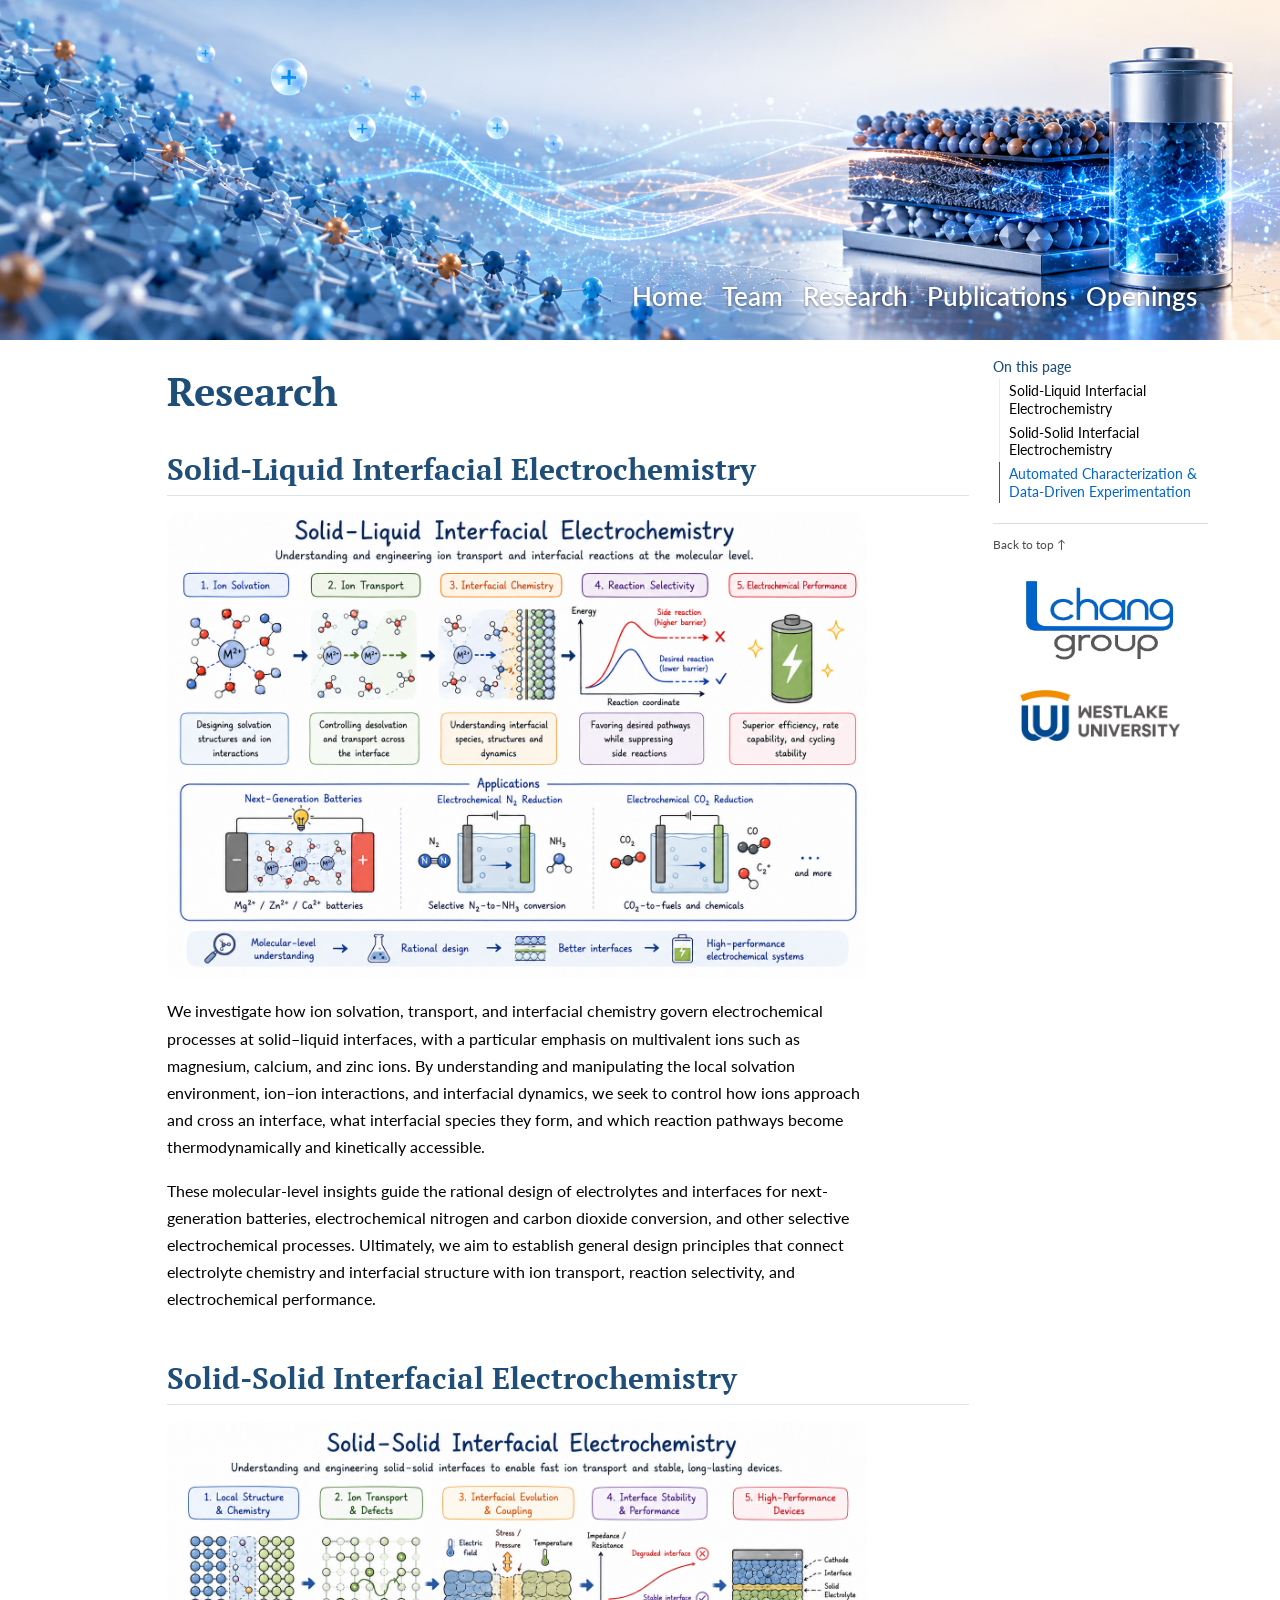
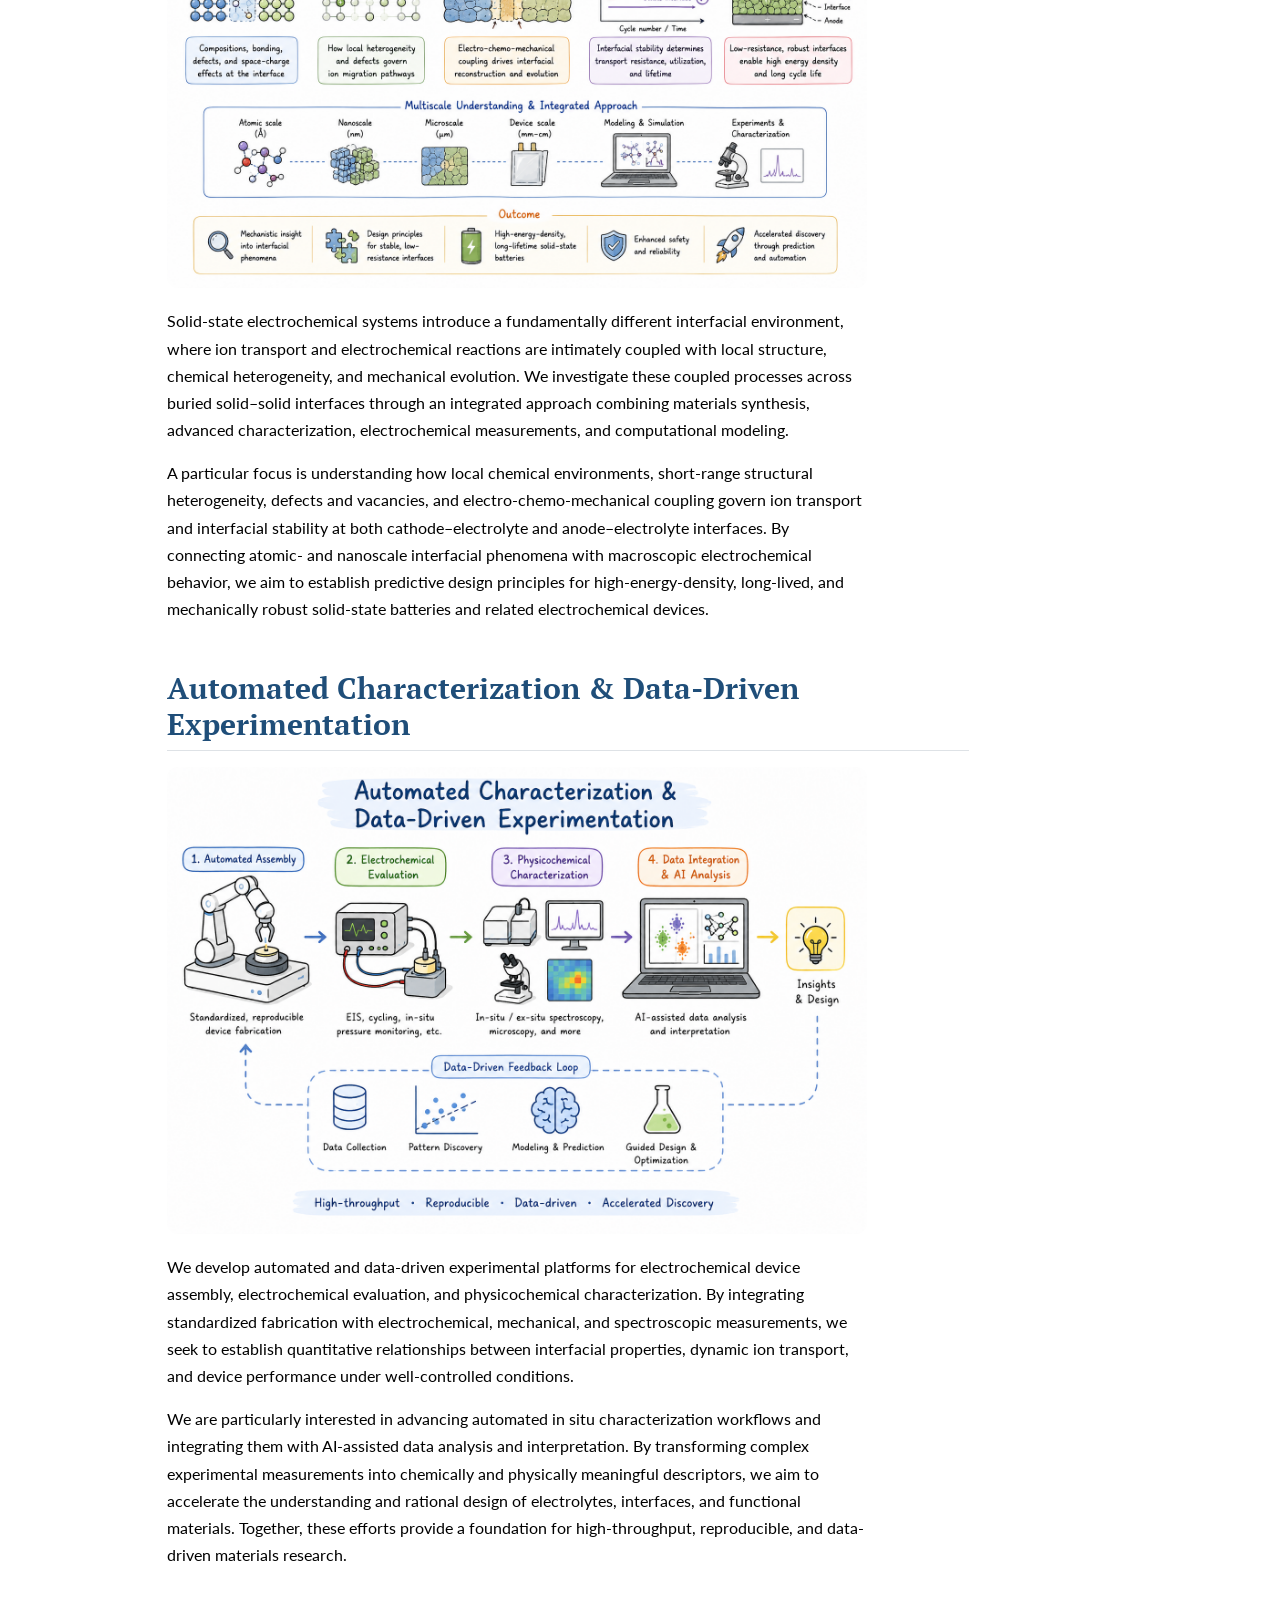
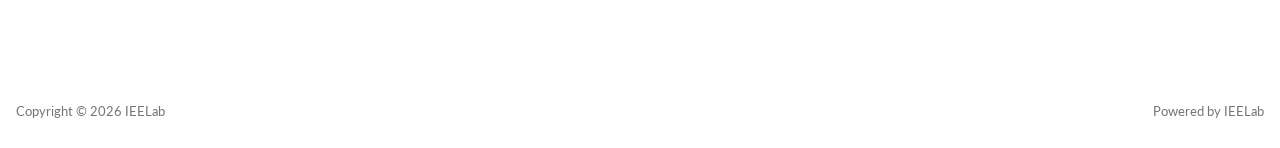
<file: docs/Research.html>
<!DOCTYPE html>
<html xmlns="http://www.w3.org/1999/xhtml" lang="en" xml:lang="en"><head>

<meta charset="utf-8">
<meta name="generator" content="quarto-1.9.37">

<meta name="viewport" content="width=device-width, initial-scale=1.0, user-scalable=yes">


<title>Research – Interfacial Electrochemical Engineering Lab</title>
<style>
/* Default styles provided by pandoc.
** See https://pandoc.org/MANUAL.html#variables-for-html for config info.
*/
code{white-space: pre-wrap;}
span.smallcaps{font-variant: small-caps;}
div.columns{display: flex; gap: min(4vw, 1.5em);}
div.column{flex: auto; overflow-x: auto;}
div.hanging-indent{margin-left: 1.5em; text-indent: -1.5em;}
ul.task-list{list-style: none;}
ul.task-list li input[type="checkbox"] {
  width: 0.8em;
  margin: 0 0.8em 0.2em -1em; /* quarto-specific, see https://github.com/quarto-dev/quarto-cli/issues/4556 */ 
  vertical-align: middle;
}
</style>


<script src="site_libs/quarto-nav/quarto-nav.js"></script>
<script src="site_libs/quarto-nav/headroom.min.js"></script>
<script src="site_libs/clipboard/clipboard.min.js"></script>
<script src="site_libs/quarto-search/autocomplete.umd.js"></script>
<script src="site_libs/quarto-search/fuse.min.js"></script>
<script src="site_libs/quarto-search/quarto-search.js"></script>
<meta name="quarto:offset" content="./">
<link href="./images/site-logo.jpg" rel="icon" type="image/jpeg">
<script src="site_libs/quarto-html/quarto.js" type="module"></script>
<script src="site_libs/quarto-html/tabsets/tabsets.js" type="module"></script>
<script src="site_libs/quarto-html/popper.min.js"></script>
<script src="site_libs/quarto-html/tippy.umd.min.js"></script>
<script src="site_libs/quarto-html/anchor.min.js"></script>
<link href="site_libs/quarto-html/tippy.css" rel="stylesheet">
<link href="site_libs/quarto-html/quarto-syntax-highlighting-a9c94084e156453ce75ecc8ff7b2041c.css" rel="stylesheet" id="quarto-text-highlighting-styles">
<script src="site_libs/bootstrap/bootstrap.min.js"></script>
<link href="site_libs/bootstrap/bootstrap-icons.css" rel="stylesheet">
<link href="site_libs/bootstrap/bootstrap-a9c7d5d89ad159cc41b2f3a0798fcfa2.min.css" rel="stylesheet" append-hash="true" id="quarto-bootstrap" data-mode="light">
<script id="quarto-search-options" type="application/json">{
  "location": "navbar",
  "copy-button": false,
  "collapse-after": 3,
  "panel-placement": "end",
  "type": "overlay",
  "limit": 50,
  "keyboard-shortcut": [
    "f",
    "/",
    "s"
  ],
  "show-item-context": false,
  "language": {
    "search-no-results-text": "No results",
    "search-matching-documents-text": "matching documents",
    "search-copy-link-title": "Copy link to search",
    "search-hide-matches-text": "Hide additional matches",
    "search-more-match-text": "more match in this document",
    "search-more-matches-text": "more matches in this document",
    "search-clear-button-title": "Clear",
    "search-text-placeholder": "",
    "search-detached-cancel-button-title": "Cancel",
    "search-submit-button-title": "Submit",
    "search-label": "Search"
  }
}</script>
<script async="" src="https://www.googletagmanager.com/gtag/js?id=G-5TPCGR6ZQC"></script>

<script type="text/javascript">

window.dataLayer = window.dataLayer || [];
function gtag(){dataLayer.push(arguments);}
gtag('js', new Date());
gtag('config', 'G-5TPCGR6ZQC', { 'anonymize_ip': true});
</script>


</head>

<body class="nav-fixed quarto-light">

<div id="quarto-search-results"></div>
  <header id="quarto-header" class="headroom fixed-top">
    <nav class="navbar navbar-expand-lg " data-bs-theme="dark">
      <div class="navbar-container container-fluid">
      <div class="navbar-brand-container mx-auto">
    <a class="navbar-brand" href="./index.html">
    <span class="navbar-title">Interfacial Electrochemical Engineering Lab</span>
    </a>
  </div>
          <button class="navbar-toggler" type="button" data-bs-toggle="collapse" data-bs-target="#navbarCollapse" aria-controls="navbarCollapse" role="menu" aria-expanded="false" aria-label="Toggle navigation" onclick="if (window.quartoToggleHeadroom) { window.quartoToggleHeadroom(); }">
  <span class="navbar-toggler-icon"></span>
</button>
          <div class="collapse navbar-collapse" id="navbarCollapse">
            <ul class="navbar-nav navbar-nav-scroll ms-auto">
  <li class="nav-item">
    <a class="nav-link" href="./index.html"> 
<span class="menu-text">Home</span></a>
  </li>  
  <li class="nav-item">
    <a class="nav-link" href="./Team.html"> 
<span class="menu-text">Team</span></a>
  </li>  
  <li class="nav-item">
    <a class="nav-link active" href="./Research.html" aria-current="page"> 
<span class="menu-text">Research</span></a>
  </li>  
  <li class="nav-item">
    <a class="nav-link" href="./publications.html"> 
<span class="menu-text">Publications</span></a>
  </li>  
  <li class="nav-item">
    <a class="nav-link" href="./Openings.html"> 
<span class="menu-text">Openings</span></a>
  </li>  
</ul>
          </div> <!-- /navcollapse -->
            <div class="quarto-navbar-tools">
</div>
      </div> <!-- /container-fluid -->
    </nav>
</header>
<!-- content -->
<div id="quarto-content" class="quarto-container page-columns page-rows-contents page-layout-article page-navbar">
<!-- sidebar -->
<!-- margin-sidebar -->
    <div id="quarto-margin-sidebar" class="sidebar margin-sidebar">
        <nav id="TOC" role="doc-toc" class="toc-active">
    <h2 id="toc-title">On this page</h2>
   
  <ul>
  <li><a href="#solid-liquid-interfacial-electrochemistry" id="toc-solid-liquid-interfacial-electrochemistry" class="nav-link active" data-scroll-target="#solid-liquid-interfacial-electrochemistry">Solid-Liquid Interfacial Electrochemistry</a></li>
  <li><a href="#solid-solid-interfacial-electrochemistry" id="toc-solid-solid-interfacial-electrochemistry" class="nav-link" data-scroll-target="#solid-solid-interfacial-electrochemistry">Solid-Solid Interfacial Electrochemistry</a></li>
  <li><a href="#automated-characterization-data-driven-experimentation" id="toc-automated-characterization-data-driven-experimentation" class="nav-link" data-scroll-target="#automated-characterization-data-driven-experimentation">Automated Characterization &amp; Data-Driven Experimentation</a></li>
  </ul>
</nav>
    </div>
<!-- main -->
<main class="content" id="quarto-document-content">

<header id="title-block-header" class="quarto-title-block default">
<div class="quarto-title">
<h1 class="title">Research</h1>
</div>



<div class="quarto-title-meta">

    
  
    
  </div>
  


</header>


<section id="solid-liquid-interfacial-electrochemistry" class="level2">
<h2 class="anchored" data-anchor-id="solid-liquid-interfacial-electrochemistry">Solid-Liquid Interfacial Electrochemistry</h2>
<div class="research-block">
<p><img src="images/Research/Solid-liquid.png" class="research-image"></p>
<p>We investigate how ion solvation, transport, and interfacial chemistry govern electrochemical processes at solid–liquid interfaces, with a particular emphasis on multivalent ions such as magnesium, calcium, and zinc ions. By understanding and manipulating the local solvation environment, ion–ion interactions, and interfacial dynamics, we seek to control how ions approach and cross an interface, what interfacial species they form, and which reaction pathways become thermodynamically and kinetically accessible.</p>
<p>These molecular-level insights guide the rational design of electrolytes and interfaces for next-generation batteries, electrochemical nitrogen and carbon dioxide conversion, and other selective electrochemical processes. Ultimately, we aim to establish general design principles that connect electrolyte chemistry and interfacial structure with ion transport, reaction selectivity, and electrochemical performance.</p>
<div class="research-text">

</div>
</div>
</section>
<section id="solid-solid-interfacial-electrochemistry" class="level2">
<h2 class="anchored" data-anchor-id="solid-solid-interfacial-electrochemistry">Solid-Solid Interfacial Electrochemistry</h2>
<div class="research-block">
<p><img src="images/Research/Solid-solid.png" class="research-image"></p>
<p>Solid-state electrochemical systems introduce a fundamentally different interfacial environment, where ion transport and electrochemical reactions are intimately coupled with local structure, chemical heterogeneity, and mechanical evolution. We investigate these coupled processes across buried solid–solid interfaces through an integrated approach combining materials synthesis, advanced characterization, electrochemical measurements, and computational modeling.</p>
<p>A particular focus is understanding how local chemical environments, short-range structural heterogeneity, defects and vacancies, and electro-chemo-mechanical coupling govern ion transport and interfacial stability at both cathode–electrolyte and anode–electrolyte interfaces. By connecting atomic- and nanoscale interfacial phenomena with macroscopic electrochemical behavior, we aim to establish predictive design principles for high-energy-density, long-lived, and mechanically robust solid-state batteries and related electrochemical devices.</p>
<div class="research-text">

</div>
</div>
</section>
<section id="automated-characterization-data-driven-experimentation" class="level2">
<h2 class="anchored" data-anchor-id="automated-characterization-data-driven-experimentation">Automated Characterization &amp; Data-Driven Experimentation</h2>
<div class="research-block">
<p><img src="images/Research/automation.png" class="research-image"></p>
<p>We develop automated and data-driven experimental platforms for electrochemical device assembly, electrochemical evaluation, and physicochemical characterization. By integrating standardized fabrication with electrochemical, mechanical, and spectroscopic measurements, we seek to establish quantitative relationships between interfacial properties, dynamic ion transport, and device performance under well-controlled conditions.</p>
<p>We are particularly interested in advancing automated in situ characterization workflows and integrating them with AI-assisted data analysis and interpretation. By transforming complex experimental measurements into chemically and physically meaningful descriptors, we aim to accelerate the understanding and rational design of electrolytes, interfaces, and functional materials. Together, these efforts provide a foundation for high-throughput, reproducible, and data-driven materials research.</p>
<div class="research-text">

</div>
</div>


</section>

</main> <!-- /main -->
<script>
document.addEventListener("DOMContentLoaded", function () {

  const toc = document.querySelector("#TOC");
  if (!toc) return;

  /*
   * Replace Quarto TOC links with clean clones.
   * This removes Quarto's original click handlers.
   */
  const oldLinks = Array.from(
    toc.querySelectorAll('a[href^="#"]')
  );

  oldLinks.forEach(oldLink => {
    const newLink = oldLink.cloneNode(true);
    oldLink.replaceWith(newLink);
  });


  // Get the new clean links
  const tocLinks = Array.from(
    toc.querySelectorAll('a[href^="#"]')
  );

  const sections = [];


  tocLinks.forEach(link => {
    const href = link.getAttribute("href");

    if (!href || !href.startsWith("#")) return;

    const target = document.querySelector(href);

    if (!target) return;

    link.addEventListener("click", function (e) {
      e.preventDefault();

      const targetY =
        target.getBoundingClientRect().top +
        window.scrollY -
        80;

      window.scrollTo({
        top: targetY,
        behavior: "auto"
      });

      history.replaceState(null, "", href);
    });
});


  /*
   * Active TOC highlighting
   */
  function updateTOC() {

    let current = null;

    sections.forEach(item => {

      const rect =
        item.section.getBoundingClientRect();

      if (rect.top <= 250) {
        current = item;
      }

    });


    tocLinks.forEach(link => {
      link.classList.remove("active");
    });


    if (current) {
      current.link.classList.add("active");
    }

  }


  window.addEventListener(
    "scroll",
    updateTOC,
    { passive: true }
  );

  updateTOC();


  /*
   * Back to top
   */
  const backToTop =
    document.createElement("a");

  backToTop.href = "#";
  backToTop.className = "back-to-top";
  backToTop.innerHTML = "Back to top ↑";

  backToTop.addEventListener(
    "click",
    function (e) {

      e.preventDefault();

      window.scrollTo({
        top: 0,
        behavior: "smooth"
      });

    }
  );

  toc.appendChild(backToTop);


  /*
   * Sidebar logos
   */
  const marginSidebar =
    document.querySelector(
      "#quarto-margin-sidebar"
    );

  if (marginSidebar) {

    const logoBox =
      document.createElement("div");

    logoBox.className =
      "sidebar-logos";

    logoBox.innerHTML = `
      <img class="chang-logo"
           src="images/site-logo.jpg"
           alt="Chang Group">

      <img class="westlake-logo"
           src="images/westlake-logo.png"
           alt="Westlake University">
    `;

    marginSidebar.appendChild(
      logoBox
    );

  }

});
</script>
<script id="quarto-html-after-body" type="application/javascript">
  window.document.addEventListener("DOMContentLoaded", function (event) {
    const icon = "";
    const anchorJS = new window.AnchorJS();
    anchorJS.options = {
      placement: 'right',
      icon: icon
    };
    anchorJS.add('.anchored');
    const isCodeAnnotation = (el) => {
      for (const clz of el.classList) {
        if (clz.startsWith('code-annotation-')) {                     
          return true;
        }
      }
      return false;
    }
    const onCopySuccess = function(e) {
      // button target
      const button = e.trigger;
      // don't keep focus
      button.blur();
      // flash "checked"
      button.classList.add('code-copy-button-checked');
      var currentTitle = button.getAttribute("title");
      button.setAttribute("title", "Copied!");
      let tooltip;
      if (window.bootstrap) {
        button.setAttribute("data-bs-toggle", "tooltip");
        button.setAttribute("data-bs-placement", "left");
        button.setAttribute("data-bs-title", "Copied!");
        tooltip = new bootstrap.Tooltip(button, 
          { trigger: "manual", 
            customClass: "code-copy-button-tooltip",
            offset: [0, -8]});
        tooltip.show();    
      }
      setTimeout(function() {
        if (tooltip) {
          tooltip.hide();
          button.removeAttribute("data-bs-title");
          button.removeAttribute("data-bs-toggle");
          button.removeAttribute("data-bs-placement");
        }
        button.setAttribute("title", currentTitle);
        button.classList.remove('code-copy-button-checked');
      }, 1000);
      // clear code selection
      e.clearSelection();
    }
    const getTextToCopy = function(trigger) {
      const outerScaffold = trigger.parentElement.cloneNode(true);
      const codeEl = outerScaffold.querySelector('code');
      for (const childEl of codeEl.children) {
        if (isCodeAnnotation(childEl)) {
          childEl.remove();
        }
      }
      return codeEl.innerText;
    }
    const clipboard = new window.ClipboardJS('.code-copy-button:not([data-in-quarto-modal])', {
      text: getTextToCopy
    });
    clipboard.on('success', onCopySuccess);
    if (window.document.getElementById('quarto-embedded-source-code-modal')) {
      const clipboardModal = new window.ClipboardJS('.code-copy-button[data-in-quarto-modal]', {
        text: getTextToCopy,
        container: window.document.getElementById('quarto-embedded-source-code-modal')
      });
      clipboardModal.on('success', onCopySuccess);
    }
      var localhostRegex = new RegExp(/^(?:http|https):\/\/localhost\:?[0-9]*\//);
      var mailtoRegex = new RegExp(/^mailto:/);
        var filterRegex = new RegExp("https:\/\/changli-ieelab\.github\.io\/westlake");
      var isInternal = (href) => {
          return filterRegex.test(href) || localhostRegex.test(href) || mailtoRegex.test(href);
      }
      // Inspect non-navigation links and adorn them if external
     var links = window.document.querySelectorAll('a[href]:not(.nav-link):not(.navbar-brand):not(.toc-action):not(.sidebar-link):not(.sidebar-item-toggle):not(.pagination-link):not(.no-external):not([aria-hidden]):not(.dropdown-item):not(.quarto-navigation-tool):not(.about-link)');
      for (var i=0; i<links.length; i++) {
        const link = links[i];
        if (!isInternal(link.href)) {
          // undo the damage that might have been done by quarto-nav.js in the case of
          // links that we want to consider external
          if (link.dataset.originalHref !== undefined) {
            link.href = link.dataset.originalHref;
          }
        }
      }
    function tippyHover(el, contentFn, onTriggerFn, onUntriggerFn) {
      const config = {
        allowHTML: true,
        maxWidth: 500,
        delay: 100,
        arrow: false,
        appendTo: function(el) {
            return el.parentElement;
        },
        interactive: true,
        interactiveBorder: 10,
        theme: 'quarto',
        placement: 'bottom-start',
      };
      if (contentFn) {
        config.content = contentFn;
      }
      if (onTriggerFn) {
        config.onTrigger = onTriggerFn;
      }
      if (onUntriggerFn) {
        config.onUntrigger = onUntriggerFn;
      }
      window.tippy(el, config); 
    }
    const noterefs = window.document.querySelectorAll('a[role="doc-noteref"]');
    for (var i=0; i<noterefs.length; i++) {
      const ref = noterefs[i];
      tippyHover(ref, function() {
        // use id or data attribute instead here
        let href = ref.getAttribute('data-footnote-href') || ref.getAttribute('href');
        try { href = new URL(href).hash; } catch {}
        const id = href.replace(/^#\/?/, "");
        const note = window.document.getElementById(id);
        if (note) {
          return note.innerHTML;
        } else {
          return "";
        }
      });
    }
    const xrefs = window.document.querySelectorAll('a.quarto-xref');
    const processXRef = (id, note) => {
      // Strip column container classes
      const stripColumnClz = (el) => {
        el.classList.remove("page-full", "page-columns");
        if (el.children) {
          for (const child of el.children) {
            stripColumnClz(child);
          }
        }
      }
      stripColumnClz(note)
      if (id === null || id.startsWith('sec-')) {
        // Special case sections, only their first couple elements
        const container = document.createElement("div");
        if (note.children && note.children.length > 2) {
          container.appendChild(note.children[0].cloneNode(true));
          for (let i = 1; i < note.children.length; i++) {
            const child = note.children[i];
            if (child.tagName === "P" && child.innerText === "") {
              continue;
            } else {
              container.appendChild(child.cloneNode(true));
              break;
            }
          }
          if (window.Quarto?.typesetMath) {
            window.Quarto.typesetMath(container);
          }
          return container.innerHTML
        } else {
          if (window.Quarto?.typesetMath) {
            window.Quarto.typesetMath(note);
          }
          return note.innerHTML;
        }
      } else {
        // Remove any anchor links if they are present
        const anchorLink = note.querySelector('a.anchorjs-link');
        if (anchorLink) {
          anchorLink.remove();
        }
        if (window.Quarto?.typesetMath) {
          window.Quarto.typesetMath(note);
        }
        if (note.classList.contains("callout")) {
          return note.outerHTML;
        } else {
          return note.innerHTML;
        }
      }
    }
    for (var i=0; i<xrefs.length; i++) {
      const xref = xrefs[i];
      tippyHover(xref, undefined, function(instance) {
        instance.disable();
        let url = xref.getAttribute('href');
        let hash = undefined; 
        if (url.startsWith('#')) {
          hash = url;
        } else {
          try { hash = new URL(url).hash; } catch {}
        }
        if (hash) {
          const id = hash.replace(/^#\/?/, "");
          const note = window.document.getElementById(id);
          if (note !== null) {
            try {
              const html = processXRef(id, note.cloneNode(true));
              instance.setContent(html);
            } finally {
              instance.enable();
              instance.show();
            }
          } else {
            // See if we can fetch this
            fetch(url.split('#')[0])
            .then(res => res.text())
            .then(html => {
              const parser = new DOMParser();
              const htmlDoc = parser.parseFromString(html, "text/html");
              const note = htmlDoc.getElementById(id);
              if (note !== null) {
                const html = processXRef(id, note);
                instance.setContent(html);
              } 
            }).finally(() => {
              instance.enable();
              instance.show();
            });
          }
        } else {
          // See if we can fetch a full url (with no hash to target)
          // This is a special case and we should probably do some content thinning / targeting
          fetch(url)
          .then(res => res.text())
          .then(html => {
            const parser = new DOMParser();
            const htmlDoc = parser.parseFromString(html, "text/html");
            const note = htmlDoc.querySelector('main.content');
            if (note !== null) {
              // This should only happen for chapter cross references
              // (since there is no id in the URL)
              // remove the first header
              if (note.children.length > 0 && note.children[0].tagName === "HEADER") {
                note.children[0].remove();
              }
              const html = processXRef(null, note);
              instance.setContent(html);
            } 
          }).finally(() => {
            instance.enable();
            instance.show();
          });
        }
      }, function(instance) {
      });
    }
        let selectedAnnoteEl;
        const selectorForAnnotation = ( cell, annotation) => {
          let cellAttr = 'data-code-cell="' + cell + '"';
          let lineAttr = 'data-code-annotation="' +  annotation + '"';
          const selector = 'span[' + cellAttr + '][' + lineAttr + ']';
          return selector;
        }
        const selectCodeLines = (annoteEl) => {
          const doc = window.document;
          const targetCell = annoteEl.getAttribute("data-target-cell");
          const targetAnnotation = annoteEl.getAttribute("data-target-annotation");
          const annoteSpan = window.document.querySelector(selectorForAnnotation(targetCell, targetAnnotation));
          const lines = annoteSpan.getAttribute("data-code-lines").split(",");
          const lineIds = lines.map((line) => {
            return targetCell + "-" + line;
          })
          let top = null;
          let height = null;
          let parent = null;
          if (lineIds.length > 0) {
              //compute the position of the single el (top and bottom and make a div)
              const el = window.document.getElementById(lineIds[0]);
              top = el.offsetTop;
              height = el.offsetHeight;
              parent = el.parentElement.parentElement;
            if (lineIds.length > 1) {
              const lastEl = window.document.getElementById(lineIds[lineIds.length - 1]);
              const bottom = lastEl.offsetTop + lastEl.offsetHeight;
              height = bottom - top;
            }
            if (top !== null && height !== null && parent !== null) {
              // cook up a div (if necessary) and position it 
              let div = window.document.getElementById("code-annotation-line-highlight");
              if (div === null) {
                div = window.document.createElement("div");
                div.setAttribute("id", "code-annotation-line-highlight");
                div.style.position = 'absolute';
                parent.appendChild(div);
              }
              div.style.top = top - 2 + "px";
              div.style.height = height + 4 + "px";
              div.style.left = 0;
              let gutterDiv = window.document.getElementById("code-annotation-line-highlight-gutter");
              if (gutterDiv === null) {
                gutterDiv = window.document.createElement("div");
                gutterDiv.setAttribute("id", "code-annotation-line-highlight-gutter");
                gutterDiv.style.position = 'absolute';
                const codeCell = window.document.getElementById(targetCell);
                const gutter = codeCell.querySelector('.code-annotation-gutter');
                gutter.appendChild(gutterDiv);
              }
              gutterDiv.style.top = top - 2 + "px";
              gutterDiv.style.height = height + 4 + "px";
            }
            selectedAnnoteEl = annoteEl;
          }
        };
        const unselectCodeLines = () => {
          const elementsIds = ["code-annotation-line-highlight", "code-annotation-line-highlight-gutter"];
          elementsIds.forEach((elId) => {
            const div = window.document.getElementById(elId);
            if (div) {
              div.remove();
            }
          });
          selectedAnnoteEl = undefined;
        };
          // Handle positioning of the toggle
      window.addEventListener(
        "resize",
        throttle(() => {
          elRect = undefined;
          if (selectedAnnoteEl) {
            selectCodeLines(selectedAnnoteEl);
          }
        }, 10)
      );
      function throttle(fn, ms) {
      let throttle = false;
      let timer;
        return (...args) => {
          if(!throttle) { // first call gets through
              fn.apply(this, args);
              throttle = true;
          } else { // all the others get throttled
              if(timer) clearTimeout(timer); // cancel #2
              timer = setTimeout(() => {
                fn.apply(this, args);
                timer = throttle = false;
              }, ms);
          }
        };
      }
        // Attach click handler to the DT
        const annoteDls = window.document.querySelectorAll('dt[data-target-cell]');
        for (const annoteDlNode of annoteDls) {
          annoteDlNode.addEventListener('click', (event) => {
            const clickedEl = event.target;
            if (clickedEl !== selectedAnnoteEl) {
              unselectCodeLines();
              const activeEl = window.document.querySelector('dt[data-target-cell].code-annotation-active');
              if (activeEl) {
                activeEl.classList.remove('code-annotation-active');
              }
              selectCodeLines(clickedEl);
              clickedEl.classList.add('code-annotation-active');
            } else {
              // Unselect the line
              unselectCodeLines();
              clickedEl.classList.remove('code-annotation-active');
            }
          });
        }
    const findCites = (el) => {
      const parentEl = el.parentElement;
      if (parentEl) {
        const cites = parentEl.dataset.cites;
        if (cites) {
          return {
            el,
            cites: cites.split(' ')
          };
        } else {
          return findCites(el.parentElement)
        }
      } else {
        return undefined;
      }
    };
    var bibliorefs = window.document.querySelectorAll('a[role="doc-biblioref"]');
    for (var i=0; i<bibliorefs.length; i++) {
      const ref = bibliorefs[i];
      const citeInfo = findCites(ref);
      if (citeInfo) {
        tippyHover(citeInfo.el, function() {
          var popup = window.document.createElement('div');
          citeInfo.cites.forEach(function(cite) {
            var citeDiv = window.document.createElement('div');
            citeDiv.classList.add('hanging-indent');
            citeDiv.classList.add('csl-entry');
            var biblioDiv = window.document.getElementById('ref-' + cite);
            if (biblioDiv) {
              citeDiv.innerHTML = biblioDiv.innerHTML;
            }
            popup.appendChild(citeDiv);
          });
          return popup.innerHTML;
        });
      }
    }
  });
  </script>
</div> <!-- /content -->
<footer class="footer">
  <div class="nav-footer">
    <div class="nav-footer-left">
<p>Copyright © 2026 IEELab</p>
</div>   
    <div class="nav-footer-center">
      &nbsp;
    </div>
    <div class="nav-footer-right">
<p>Powered by IEELab</p>
</div>
  </div>
</footer>




</body></html>
</file>
<file: docs/site_libs/quarto-html/tippy.css>
.tippy-box[data-animation=fade][data-state=hidden]{opacity:0}[data-tippy-root]{max-width:calc(100vw - 10px)}.tippy-box{position:relative;background-color:#333;color:#fff;border-radius:4px;font-size:14px;line-height:1.4;white-space:normal;outline:0;transition-property:transform,visibility,opacity}.tippy-box[data-placement^=top]>.tippy-arrow{bottom:0}.tippy-box[data-placement^=top]>.tippy-arrow:before{bottom:-7px;left:0;border-width:8px 8px 0;border-top-color:initial;transform-origin:center top}.tippy-box[data-placement^=bottom]>.tippy-arrow{top:0}.tippy-box[data-placement^=bottom]>.tippy-arrow:before{top:-7px;left:0;border-width:0 8px 8px;border-bottom-color:initial;transform-origin:center bottom}.tippy-box[data-placement^=left]>.tippy-arrow{right:0}.tippy-box[data-placement^=left]>.tippy-arrow:before{border-width:8px 0 8px 8px;border-left-color:initial;right:-7px;transform-origin:center left}.tippy-box[data-placement^=right]>.tippy-arrow{left:0}.tippy-box[data-placement^=right]>.tippy-arrow:before{left:-7px;border-width:8px 8px 8px 0;border-right-color:initial;transform-origin:center right}.tippy-box[data-inertia][data-state=visible]{transition-timing-function:cubic-bezier(.54,1.5,.38,1.11)}.tippy-arrow{width:16px;height:16px;color:#333}.tippy-arrow:before{content:"";position:absolute;border-color:transparent;border-style:solid}.tippy-content{position:relative;padding:5px 9px;z-index:1}
</file>
<file: docs/site_libs/quarto-html/quarto-syntax-highlighting-a9c94084e156453ce75ecc8ff7b2041c.css>
/* quarto syntax highlight colors */
:root {
  --quarto-hl-ot-color: #003B4F;
  --quarto-hl-at-color: #657422;
  --quarto-hl-ss-color: #20794D;
  --quarto-hl-an-color: #5E5E5E;
  --quarto-hl-fu-color: #4758AB;
  --quarto-hl-st-color: #20794D;
  --quarto-hl-cf-color: #003B4F;
  --quarto-hl-op-color: #5E5E5E;
  --quarto-hl-er-color: #AD0000;
  --quarto-hl-bn-color: #AD0000;
  --quarto-hl-al-color: #AD0000;
  --quarto-hl-va-color: #111111;
  --quarto-hl-bu-color: inherit;
  --quarto-hl-ex-color: inherit;
  --quarto-hl-pp-color: #AD0000;
  --quarto-hl-in-color: #5E5E5E;
  --quarto-hl-vs-color: #20794D;
  --quarto-hl-wa-color: #5E5E5E;
  --quarto-hl-do-color: #5E5E5E;
  --quarto-hl-im-color: #00769E;
  --quarto-hl-ch-color: #20794D;
  --quarto-hl-dt-color: #AD0000;
  --quarto-hl-fl-color: #AD0000;
  --quarto-hl-co-color: #5E5E5E;
  --quarto-hl-cv-color: #5E5E5E;
  --quarto-hl-cn-color: #8f5902;
  --quarto-hl-sc-color: #5E5E5E;
  --quarto-hl-dv-color: #AD0000;
  --quarto-hl-kw-color: #003B4F;
}

/* other quarto variables */
:root {
  --quarto-font-monospace: "Source Code Pro", monospace;
}

/* syntax highlight based on Pandoc's rules */
pre > code.sourceCode > span {
  color: #003B4F;
}

code.sourceCode > span {
  color: #003B4F;
}

div.sourceCode,
div.sourceCode pre.sourceCode {
  color: #003B4F;
}

/* Normal */
code span {
  color: #003B4F;
}

/* Alert */
code span.al {
  color: #AD0000;
  font-style: inherit;
}

/* Annotation */
code span.an {
  color: #5E5E5E;
  font-style: inherit;
}

/* Attribute */
code span.at {
  color: #657422;
  font-style: inherit;
}

/* BaseN */
code span.bn {
  color: #AD0000;
  font-style: inherit;
}

/* BuiltIn */
code span.bu {
  font-style: inherit;
}

/* ControlFlow */
code span.cf {
  color: #003B4F;
  font-weight: bold;
  font-style: inherit;
}

/* Char */
code span.ch {
  color: #20794D;
  font-style: inherit;
}

/* Constant */
code span.cn {
  color: #8f5902;
  font-style: inherit;
}

/* Comment */
code span.co {
  color: #5E5E5E;
  font-style: inherit;
}

/* CommentVar */
code span.cv {
  color: #5E5E5E;
  font-style: italic;
}

/* Documentation */
code span.do {
  color: #5E5E5E;
  font-style: italic;
}

/* DataType */
code span.dt {
  color: #AD0000;
  font-style: inherit;
}

/* DecVal */
code span.dv {
  color: #AD0000;
  font-style: inherit;
}

/* Error */
code span.er {
  color: #AD0000;
  font-style: inherit;
}

/* Extension */
code span.ex {
  font-style: inherit;
}

/* Float */
code span.fl {
  color: #AD0000;
  font-style: inherit;
}

/* Function */
code span.fu {
  color: #4758AB;
  font-style: inherit;
}

/* Import */
code span.im {
  color: #00769E;
  font-style: inherit;
}

/* Information */
code span.in {
  color: #5E5E5E;
  font-style: inherit;
}

/* Keyword */
code span.kw {
  color: #003B4F;
  font-weight: bold;
  font-style: inherit;
}

/* Operator */
code span.op {
  color: #5E5E5E;
  font-style: inherit;
}

/* Other */
code span.ot {
  color: #003B4F;
  font-style: inherit;
}

/* Preprocessor */
code span.pp {
  color: #AD0000;
  font-style: inherit;
}

/* SpecialChar */
code span.sc {
  color: #5E5E5E;
  font-style: inherit;
}

/* SpecialString */
code span.ss {
  color: #20794D;
  font-style: inherit;
}

/* String */
code span.st {
  color: #20794D;
  font-style: inherit;
}

/* Variable */
code span.va {
  color: #111111;
  font-style: inherit;
}

/* VerbatimString */
code span.vs {
  color: #20794D;
  font-style: inherit;
}

/* Warning */
code span.wa {
  color: #5E5E5E;
  font-style: italic;
}

.prevent-inlining {
  content: "</";
}

/*# sourceMappingURL=ad27052c1b7979d94bc9fc16dbd58621.css.map */
</file>
